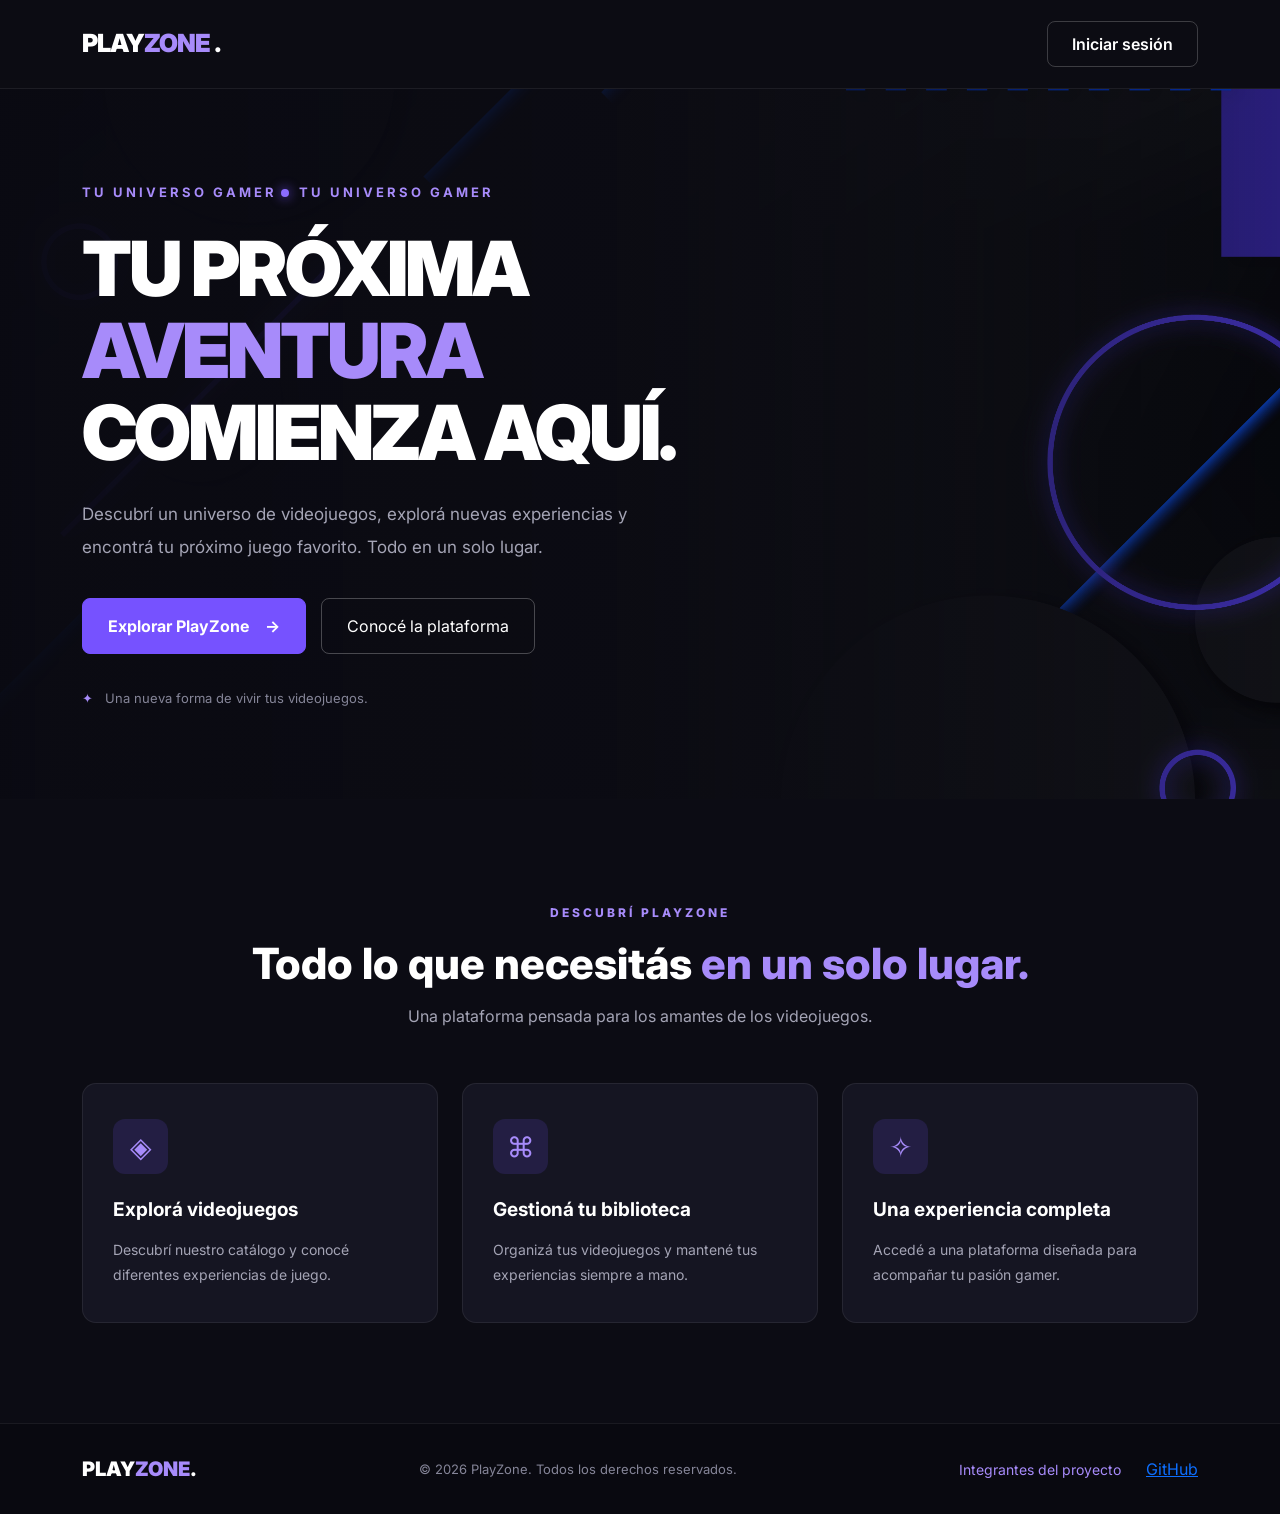
<file: PlayZone/FrontEnd/index.html>
<!DOCTYPE html>
<html lang="es">

<head>
    <meta charset="UTF-8">
    <meta name="viewport" content="width=device-width, initial-scale=1.0">

    <title>PlayZone | Tu universo gamer</title>

    <!-- Bootstrap -->
    <link
        href="https://cdn.jsdelivr.net/npm/bootstrap@5.3.8/dist/css/bootstrap.min.css"
        rel="stylesheet"
    >

    <!-- Tipografía -->
    <link rel="preconnect" href="https://fonts.googleapis.com">
    <link rel="preconnect" href="https://fonts.gstatic.com" crossorigin>
    <link
        href="https://fonts.googleapis.com/css2?family=Inter:wght@400;500;600;700;800;900&display=swap"
        rel="stylesheet"
    >

    <!-- CSS propio -->
    <link rel="stylesheet" href="index.css">
</head>

<body>

    <!-- NAVBAR -->
    <header>
        <nav class="navbar navbar-expand-lg navbar-dark">
            <div class="container">

                <a class="navbar-brand logo" href="index.html">
                    PLAY<span>ZONE</span>
                    <span class="logo-dot">.</span>
                </a>

                <div class="ms-auto">
                    <a href="login/login.html" class="btn btn-login">
                        Iniciar sesión
                    </a>
                </div>

            </div>
        </nav>
    </header>


    <main>

        <!-- HERO -->
        <section class="hero">

            <div class="container hero-container">

                <div class="hero-content">
                <span class="hero-tag">TU UNIVERSO GAMER</span>

                    <span class="hero-tag">
                        <span class="status-dot"></span>
                        TU UNIVERSO GAMER
                    </span>

                    <h1>
                        TU PRÓXIMA
                        <span>AVENTURA</span>
                        COMIENZA AQUÍ.
                    </h1>

                    <p class="hero-description">
                        Descubrí un universo de videojuegos,
                        explorá nuevas experiencias y encontrá
                        tu próximo juego favorito.
                        Todo en un solo lugar.
                    </p>

                    <div class="hero-buttons">

                        <a href="login/login.html" class="btn btn-primary-custom">
                            Explorar PlayZone
                            <span>→</span>
                        </a>

                        <a href="#experiencia" class="btn btn-secondary-custom">
                            Conocé la plataforma
                        </a>

                    </div>

                    <div class="hero-info">
                        <span>✦</span>
                        Una nueva forma de vivir tus videojuegos.
                    </div>

                </div>

            </div>

            <div class="hero-overlay"></div>

        </section>


        <!-- CARACTERÍSTICAS -->
        <section class="features" id="experiencia">

            <div class="container">

                <div class="section-heading">

                    <span class="section-tag">DESCUBRÍ PLAYZONE</span>

                    <h2>
                        Todo lo que necesitás
                        <span>en un solo lugar.</span>
                    </h2>

                    <p>
                        Una plataforma pensada para los amantes
                        de los videojuegos.
                    </p>

                </div>


                <div class="row g-4">

                    <div class="col-md-4">

                        <article class="feature-card">

                            <div class="feature-icon">
                                ◈
                            </div>

                            <h3>Explorá videojuegos</h3>

                            <p>
                                Descubrí nuestro catálogo y conocé
                                diferentes experiencias de juego.
                            </p>

                        </article>

                    </div>


                    <div class="col-md-4">

                        <article class="feature-card">

                            <div class="feature-icon">
                                ⌘
                            </div>

                            <h3>Gestioná tu biblioteca</h3>

                            <p>
                                Organizá tus videojuegos y mantené
                                tus experiencias siempre a mano.
                            </p>

                        </article>

                    </div>


                    <div class="col-md-4">

                        <article class="feature-card">

                            <div class="feature-icon">
                                ✧
                            </div>

                            <h3>Una experiencia completa</h3>

                            <p>
                                Accedé a una plataforma diseñada
                                para acompañar tu pasión gamer.
                            </p>

                        </article>

                    </div>

                </div>

            </div>

        </section>

    </main>


    <!-- FOOTER -->
    <footer class="footer">

        
<div class="container footer-content">

    <a class="footer-logo" href="index.html">
        PLAY<span>ZONE</span>.
    </a>

    <p>
        © 2026 PlayZone. Todos los derechos reservados.
    </p>

    <div class="footer-links">

        <button
            type="button"
            class="btn-integrantes"
            onclick="document.getElementById('modalIntegrantes').showModal()">
            Integrantes del proyecto
        </button>

        <a href="https://github.com/431713-RodrigoEliasMartinezJalil/PlayzoneApi"
           target="_blank"
           rel="noopener noreferrer">
            GitHub
        </a>

    </div>

</div>


<!-- MODAL INTEGRANTES -->
<dialog id="modalIntegrantes" class="modal-integrantes">

    <div class="modal-header-custom">

        <div>
            <span class="section-tag">PLAYZONE</span>
            <h2>Integrantes del proyecto</h2>
        </div>

        <button
            type="button"
            class="modal-close"
            onclick="document.getElementById('modalIntegrantes').close()">
            &times;
        </button>

    </div>

    <p class="modal-description">
        Alumnos que participaron en el desarrollo de PlayZone.
    </p>

    <div class="table-responsive">

        <table class="table table-dark table-hover integrantes-table">

            <thead>
                <tr>
                    <th>Apellido y nombre</th>
                    <th>Legajo</th>
                </tr>
            </thead>

            <tbody>

                <tr>
                    <td>Fullana Enzo</td>
                    <td>430253</td>
                </tr>

                <tr>
                    <td>Martinez Jalil Rodrigo Elias</td>
                    <td>431713</td>
                </tr>

                <tr>
                    <td>Gaiardo Giorgio</td>
                    <td>421654</td>
                </tr>

                <tr>
                    <td>Angel Peñaloza</td>
                    <td>430332</td>
                </tr>

            </tbody>

        </table>

    </div>

    <div class="modal-footer-custom">

        <span>© 2026 PlayZone</span>

        <button
            type="button"
            class="btn-modal-close"
            onclick="document.getElementById('modalIntegrantes').close()">
            Cerrar
        </button>

    </div>

</dialog>


    </footer>

</body>
</html>
</file>
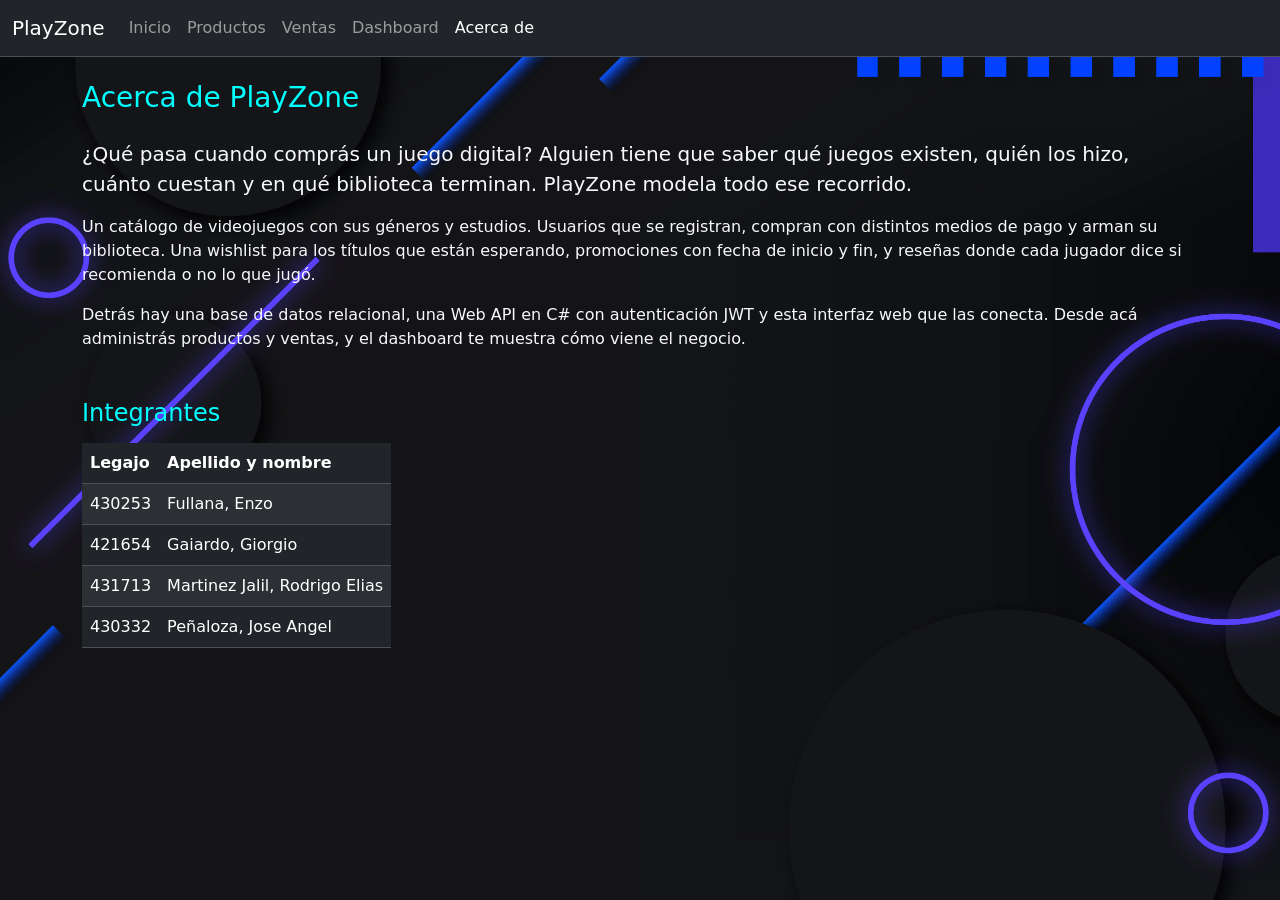
<file: PlayZone/FrontEnd/acerca/acerca.html>
<!DOCTYPE html>
<html lang="es">
<head>
    <meta charset="UTF-8">
    <meta name="viewport" content="width=device-width, initial-scale=1.0">
    <title>PlayZone</title>
    <link
        href="https://cdn.jsdelivr.net/npm/bootstrap@5.3.8/dist/css/bootstrap.min.css"
        rel="stylesheet"
    >
    <link rel="stylesheet" href="acerca.css">
</head>
<body>
    <header>
        <nav class="navbar navbar-expand-lg bg-dark border-bottom border-body" data-bs-theme="dark">
            <div class="container-fluid">
                <a class="navbar-brand" href="../inicio/inicio.html">PlayZone</a>
                <button class="navbar-toggler" type="button" data-bs-toggle="collapse" data-bs-target="#navbarNav" aria-controls="navbarNav" aria-expanded="false" aria-label="Toggle navigation">
                    <span class="navbar-toggler-icon"></span>
                </button>
                <div class="collapse navbar-collapse" id="navbarNav">
                    <ul class="navbar-nav">
                        <li class="nav-item">
                            <a class="nav-link" href="../inicio/inicio.html">Inicio</a>
                        </li>
                        <li class="nav-item">
                            <a class="nav-link" href="../productos/productos.html">Productos</a>
                        </li>
                        <li class="nav-item">
                            <a class="nav-link" href="../ventas/ventas.html">Ventas</a>
                        </li>
                        <li class="nav-item">
                            <a class="nav-link" href="../dashboard/dashboard.html">Dashboard</a>
                        </li>
                        <li class="nav-item">
                            <a class="nav-link active" href="#">Acerca de</a>
                        </li>
                    </ul>
                </div>
            </div>
        </nav>
    </header>
    <main>
        <div class="container py-4">
            <h1 class="h3 mb-4 aquaText">Acerca de PlayZone</h1>

            <p class="text-light fs-5">
                ¿Qué pasa cuando comprás un juego digital? Alguien tiene que saber qué
                juegos existen, quién los hizo, cuánto cuestan y en qué biblioteca terminan.
                PlayZone modela todo ese recorrido.
            </p>

            <p class="text-light">
                Un catálogo de videojuegos con sus géneros y estudios. Usuarios que se registran,
                compran con distintos medios de pago y arman su biblioteca. Una wishlist para los
                títulos que están esperando, promociones con fecha de inicio y fin, y reseñas
                donde cada jugador dice si recomienda o no lo que jugó.
            </p>

            <p class="text-light">
                Detrás hay una base de datos relacional, una Web API en C# con autenticación JWT
                y esta interfaz web que las conecta. Desde acá administrás productos y ventas,
                y el dashboard te muestra cómo viene el negocio.
            </p>

            <h2 class="h4 mt-5 mb-3 aquaText">Integrantes</h2>
            <table class="table table-dark table-striped w-auto">
                <thead>
                    <tr>
                        <th>Legajo</th>
                        <th>Apellido y nombre</th>
                    </tr>
                </thead>
                <tbody>
                    <tr><td>430253</td><td>Fullana, Enzo</td></tr>
                    <tr><td>421654</td><td>Gaiardo, Giorgio</td></tr>
                    <tr><td>431713</td><td>Martinez Jalil, Rodrigo Elias</td></tr>
                    <tr><td>430332</td><td>Peñaloza, Jose Angel</td></tr>
                </tbody>
            </table>
        </div>
    </main>
</body>
</html>
</file>
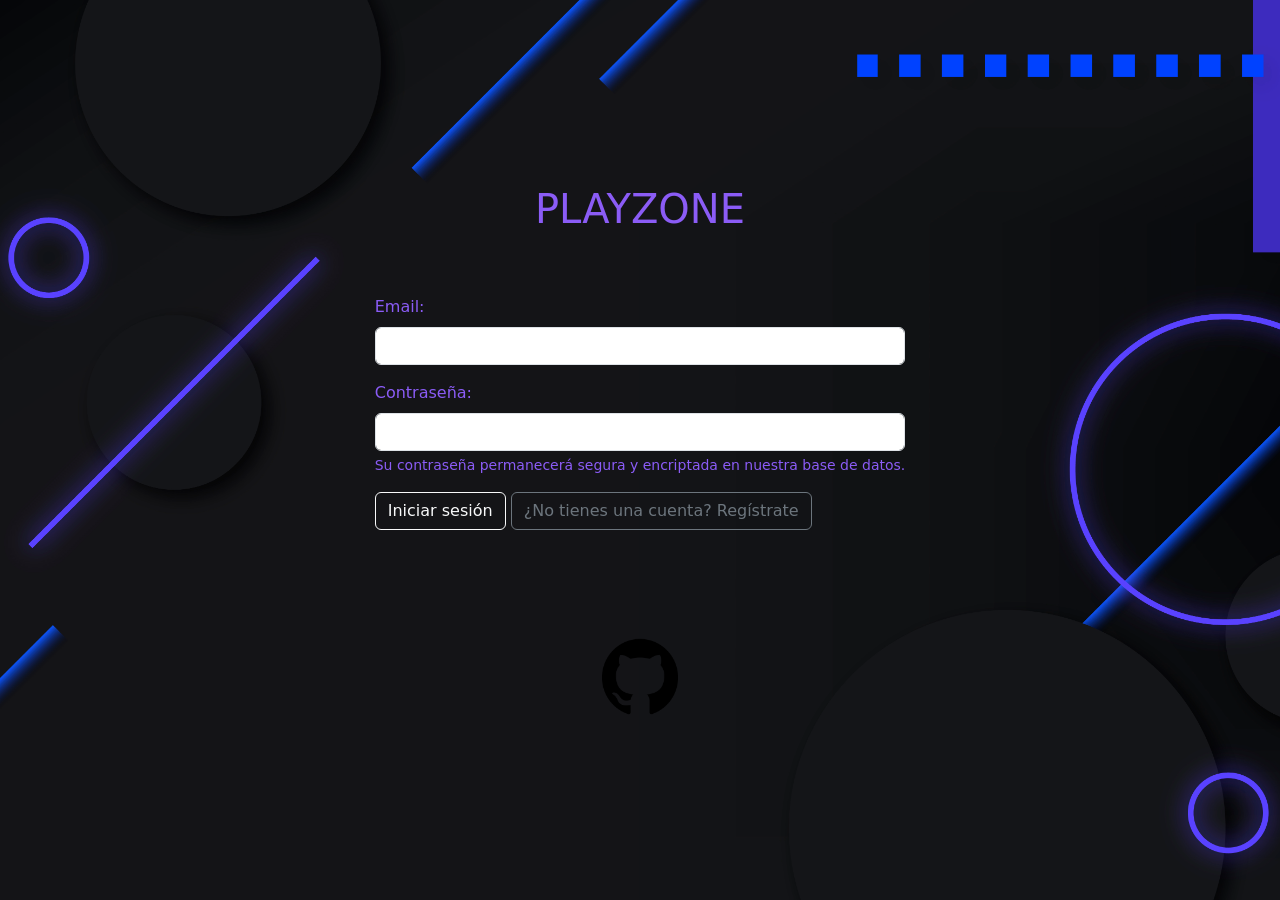
<file: PlayZone/FrontEnd/inicio/inicio.html>
<!DOCTYPE html>
<html lang="es">

<head>
    <meta charset="UTF-8">
    <meta name="viewport" content="width=device-width, initial-scale=1.0">

    <title>PlayZone | Panel principal</title>

    <!-- Bootstrap -->
    <link
        href="https://cdn.jsdelivr.net/npm/bootstrap@5.3.8/dist/css/bootstrap.min.css"
        rel="stylesheet"
    >

    <!-- Tipografía -->
    <link rel="preconnect" href="https://fonts.googleapis.com">
    <link rel="preconnect" href="https://fonts.gstatic.com" crossorigin>
    <link
        href="https://fonts.googleapis.com/css2?family=Inter:wght@400;500;600;700;800;900&display=swap"
        rel="stylesheet"
    >

    <!-- CSS -->
    <link rel="stylesheet" href="inicio.css">

    <!-- JavaScript -->
    <script src="inicio.js" defer></script>
</head>

<body>

    <!-- =================================
        BARRA DE NAVEGACIÓN
    ================================== -->

    <header class="topbar">

        <div class="container-fluid topbar-content">

            <a href="../inicio/inicio.html" class="logo">
                PLAY<span>ZONE</span>.
            </a>

            <button
                type="button"
                class="menu-toggle"
                id="menuToggle"
                aria-label="Abrir menú"
                aria-expanded="false"
                aria-controls="navLinks">
                ☰
            </button>

            <nav class="nav-links" id="navLinks">

                <a href="../inicio/inicio.html" class="nav-link active">
                    Inicio
                </a>

                <a href="../productos/productos.html" class="nav-link">
                    Productos
                </a>

                <a href="../ventas/ventas.html" class="nav-link">
                    Órdenes de compra
                </a>

                <li class="nav-item">
                    <a class="nav-link" href="../reembolsos/reembolsos.html">
                        Reembolsos
                    </a>
                </li>

                <a href="../dashboard/dashboard.html" class="nav-link">
                    Dashboard
                </a>

            </nav>

            <div class="user-area">

                <div class="user-avatar" id="userAvatar">
                    U
                </div>

                <div class="user-information">
                    <span class="user-label">Sesión iniciada</span>
                    <span class="user-name" id="nombreUsuario">
                        Usuario
                    </span>
                </div>

                <button
                    type="button"
                    class="btn-logout"
                    id="btnCerrarSesion">
                    <span>↪</span>
                    Salir
                </button>

            </div>

        </div>

    </header>


    <!-- =================================
         CONTENIDO PRINCIPAL
    ================================== -->

    <main class="main-container">

        <!-- BIENVENIDA -->

        <section class="welcome-section">

            <div class="welcome-content">

                <span class="welcome-tag">
                    <span class="status-dot"></span>
                    PANEL DE ADMINISTRACIÓN
                </span>

                <h1>
                    ¡Bienvenido,
                    <span id="tituloUsuario">Usuario</span>!
                </h1>

                <p>
                    Gestioná tu plataforma, administrá los videojuegos
                    y controlá la actividad de PlayZone desde un solo lugar.
                </p>

                <a href="../dashboard/dashboard.html" class="btn-dashboard">
                    Ver resumen general
                    <span>→</span>
                </a>

            </div>

            <div class="welcome-decoration">
                <div class="decoration-circle">
                    <span>✦</span>
                </div>
            </div>

        </section>


        <!-- ACCESOS RÁPIDOS -->

        <section class="quick-access">

            <div class="section-heading">

                <div>
                    <span class="section-tag">GESTIÓN DEL SISTEMA</span>
                    <h2>Accesos rápidos</h2>
                    <p>Seleccioná el módulo al que querés ingresar.</p>
                </div>

            </div>


            <div class="access-grid">


                <!-- PRODUCTOS -->

                <a href="../productos/productos.html"
                   class="access-card">

                    <div class="card-top">

                        <div class="access-icon purple">
                            ◈
                        </div>

                        <span class="card-arrow">↗</span>

                    </div>

                    <div class="card-content">

                        <h3>Productos</h3>

                        <p>
                            Administrá el catálogo de videojuegos,
                            agregá productos nuevos y modificá los existentes.
                        </p>

                    </div>

                    <div class="card-link">
                        Ir a productos
                        <span>→</span>
                    </div>

                </a>


                <!-- ÓRDENES -->

                <a href="../ventas/ventas.html"
                   class="access-card">

                    <div class="card-top">

                        <div class="access-icon blue">
                            ▤
                        </div>

                        <span class="card-arrow">↗</span>

                    </div>

                    <div class="card-content">

                        <h3>Órdenes de compra</h3>

                        <p>
                            Consultá las compras realizadas,
                            gestioná órdenes y revisá sus detalles.
                        </p>

                    </div>

                    <div class="card-link">
                        Ir a órdenes
                        <span>→</span>
                    </div>

                </a>


                <!-- DASHBOARD -->

                <a href="../dashboard/dashboard.html"
                   class="access-card">

                    <div class="card-top">

                        <div class="access-icon green">
                            ▥
                        </div>

                        <span class="card-arrow">↗</span>

                    </div>

                    <div class="card-content">

                        <h3>Dashboard</h3>

                        <p>
                            Visualizá estadísticas, indicadores
                            y el rendimiento general de PlayZone.
                        </p>

                    </div>

                    <div class="card-link">
                        Ver estadísticas
                        <span>→</span>
                    </div>

                </a>


            </div>

        </section>


        <!-- MENSAJE INFORMATIVO -->

        <section class="system-message">

            <div class="message-icon">
                ✦
            </div>

            <div>
                <h3>Todo listo para comenzar</h3>

                <p>
                    Desde este panel podés acceder a las principales
                    herramientas de administración de PlayZone.
                </p>
            </div>

        </section>

            </div>
        </section>
    </main>


    <!-- =================================
         FOOTER
    ================================== -->

    <footer class="footer">

        <div class="footer-content">

            <a href="inicio.html" class="footer-logo">
                PLAY<span>ZONE</span>.
            </a>

            <p>
                © 2026 PlayZone. Todos los derechos reservados.
            </p>

            <span class="footer-status">
                <span class="status-dot"></span>
                Plataforma PlayZone
            </span>

        </div>

    </footer>

</body>
</html>
</file>
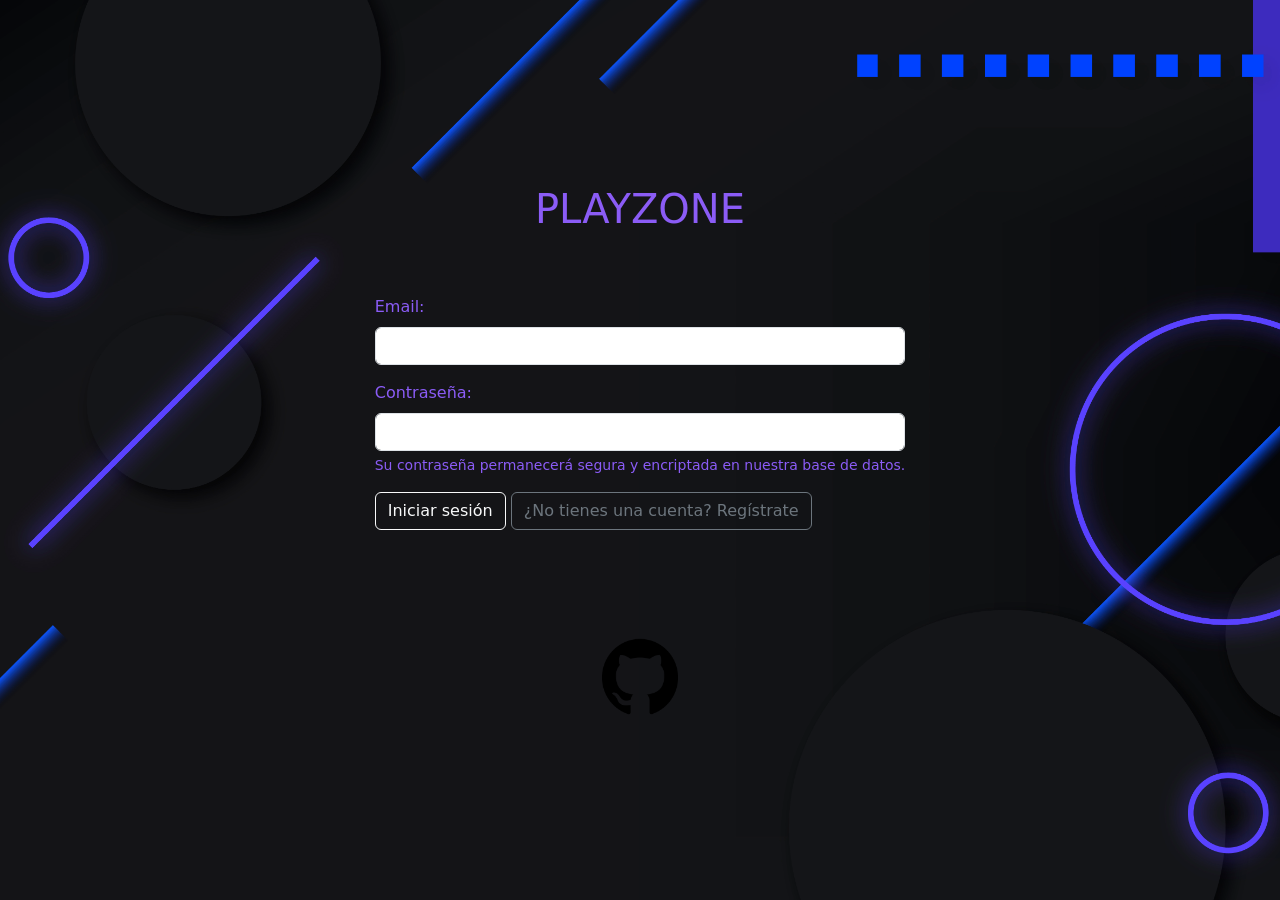
<file: PlayZone/FrontEnd/login/login.html>
<!DOCTYPE html>
<html lang="es">
<head>
    <meta charset="UTF-8">
    <meta name="viewport" content="width=device-width, initial-scale=1.0">
    <title>Login</title>
    <link
        href="https://cdn.jsdelivr.net/npm/bootstrap@5.3.8/dist/css/bootstrap.min.css"
        rel="stylesheet"
    >
    <link rel="stylesheet" href="login.css">
    <script src="login.js" defer></script>
</head>
<body>
    <header>
        <div class="titleContainer">
            <h1 class="title aquaText">
                PLAYZONE
            </h1>
        </div>
    </header>
    <main class="content">
        <div class="container mt-4 mb-5">
            <form id="loginForm">
            <div class="mb-3">
                <label for="inputUser" class="form-label aquaText">Email: </label>
                <input type="email" class="form-control" id="inputUser" required>
            </div>
            <div class="mb-3">
                <label for="inputPassword" class="form-label aquaText">Contraseña: </label>
                <input type="password" class="form-control" id="inputPassword">
                <div id="userHelp" class="form-text aquaText">Su contraseña permanecerá segura y encriptada en nuestra base de datos.</div>
            </div>
                <button type="submit" class="btn btn-outline-light">Iniciar sesión</button>
                <a class="btn btn-outline-secondary" href="../registro/registro.html">¿No tienes una cuenta? Regístrate</a>
            <p id="error"></p>
            </form>
        </div>
    </main>
    <footer>
        <div class="aboutContainer">
            <a href="https://github.com/431713-RodrigoEliasMartinezJalil/PlayzoneApi">
                <img src="../assets/github-dark.webp" alt="github" id="github-image">
            </a>
        </div>
    </footer>
</body>
</html>
</file>
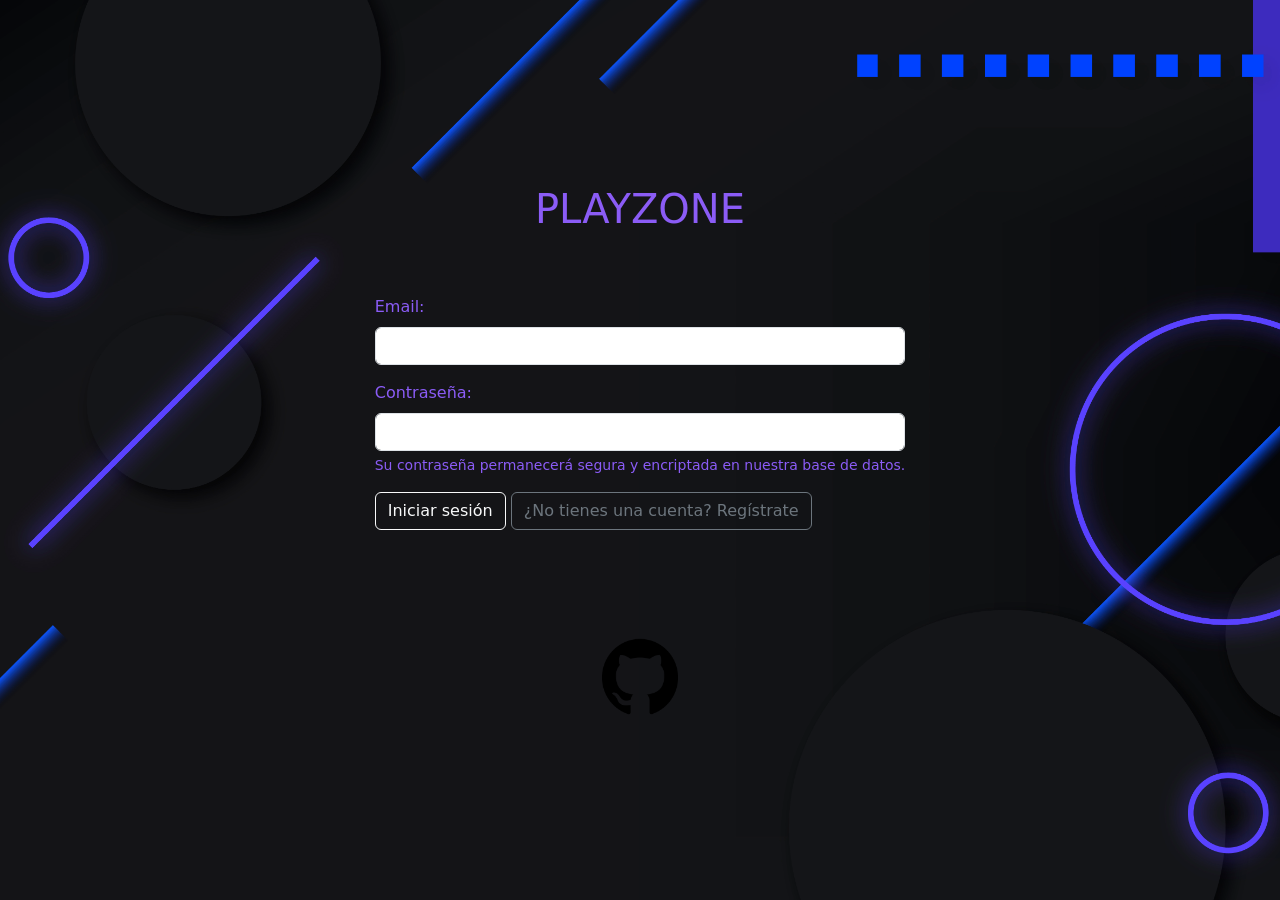
<file: PlayZone/FrontEnd/productos/productos.html>
<!DOCTYPE html>
<html lang="es">
<head>
    <meta charset="UTF-8">
    <meta name="viewport" content="width=device-width, initial-scale=1.0">
    <title>PlayZone | Productos</title>

    <link href="https://cdn.jsdelivr.net/npm/bootstrap@5.3.8/dist/css/bootstrap.min.css" rel="stylesheet">
    <link rel="stylesheet" href="productos.css">

        <!-- Tipografía -->
    <link rel="preconnect" href="https://fonts.googleapis.com">
    <link rel="preconnect" href="https://fonts.gstatic.com" crossorigin>
    <link
        href="https://fonts.googleapis.com/css2?family=Inter:wght@400;500;600;700;800;900&display=swap"
        rel="stylesheet"
    >

    <script src="productos.js" defer></script>
</head>

<body>

    <!-- =================================
         BARRA DE NAVEGACIÓN
    ================================== -->

    <header class="topbar">

        <div class="container-fluid topbar-content">

            <a href="../inicio/inicio.html" class="logo">
                PLAY<span>ZONE</span>.
            </a>

            <button
                type="button"
                class="menu-toggle"
                id="menuToggle"
                aria-label="Abrir menú"
                aria-expanded="false"
                aria-controls="navLinks">
                ☰
            </button>

            <nav class="nav-links" id="navLinks">

                <a href="../inicio/inicio.html" class="nav-link">
                    Inicio
                </a>

                <a href="../productos/productos.html" class="nav-link active">
                    Productos
                </a>

                <a href="../ventas/ventas.html" class="nav-link">
                    Órdenes de compra
                </a>

                <li class="nav-item">
                    <a class="nav-link" href="../reembolsos/reembolsos.html">
                        Reembolsos
                    </a>
                </li>

                <a href="../dashboard/dashboard.html" class="nav-link">
                    Dashboard
                </a>

            </nav>

            <div class="user-area">

                <div class="user-avatar" id="userAvatar">
                    U
                </div>

                <div class="user-information">
                    <span class="user-label">Sesión iniciada</span>
                    <span class="user-name" id="nombreUsuario">
                        Usuario
                    </span>
                </div>

                <button
                    type="button"
                    class="btn-logout"
                    id="btnCerrarSesion">
                    <span>↪</span>
                    Salir
                </button>

            </div>

        </div>

    </header>


    <!-- CONTENIDO PRINCIPAL -->
    <main class="container-fluid px-4 py-4">

        <!-- ENCABEZADO -->
        <section class="page-header mb-4">

            <div>
                <span class="section-label">ADMINISTRACIÓN</span>
                <h1>Productos</h1>
                <p>Administrá los juegos, expansiones y contenidos de PlayZone.</p>
            </div>

            <button class="btn btn-primary btn-new-product"
                    data-bs-toggle="modal"
                    data-bs-target="#modalProducto"
                    id="btnNuevoProducto">
                + Nuevo producto
            </button>

        </section>


        <!-- FILTROS -->
        <section class="filter-card mb-4">

            <div class="row g-3 align-items-end">

                <div class="col-lg-4 col-md-6">
                    <label for="buscarTitulo" class="form-label">
                        Buscar producto
                    </label>

                    <input type="text"
                           class="form-control"
                           id="buscarTitulo"
                           placeholder="Escribí el título de un juego...">
                </div>

                <div class="col-lg-2 col-md-6">
                    <label for="filtroTipo" class="form-label">
                        Tipo
                    </label>

                    <select class="form-select" id="filtroTipo">
                        <option value="">Todos los tipos</option>
                        <option value="1">Juego Base</option>
                        <option value="2">DLC</option>
                        <option value="3">Expansión</option>
                        <option value="4">Banda Sonora</option>
                    </select>
                </div>

                <div class="col-lg-2 col-md-6">
                    <label for="filtroEstado" class="form-label">
                        Estado
                    </label>

                    <select class="form-select" id="filtroEstado">
                        <option value="">Todos los estados</option>
                        <option value="1">Publicado</option>
                        <option value="2">En Desarrollo</option>
                        <option value="3">Retirado</option>
                    </select>
                </div>

                <div class="col-lg-2 col-md-6">
                    <label for="filtroClasificacion" class="form-label">
                        Clasificación
                    </label>

                    <select class="form-select" id="filtroClasificacion">
                        <option value="">Todas</option>
                        <option value="Libre">Libre</option>
                        <option value="3+">3+</option>
                        <option value="7+">7+</option>
                        <option value="12+">12+</option>
                        <option value="16+">16+</option>
                        <option value="18+">18+</option>
                    </select>
                </div>

                <div class="col-lg-2 col-md-12">
                    <button class="btn btn-outline-light w-100"
                            type="button"
                            id="btnLimpiarFiltros">
                        Limpiar filtros
                    </button>
                </div>

            </div>

        </section>


        <!-- TABLA DE PRODUCTOS -->
        <section class="products-card">

            <div class="products-card-header">
                <div>
                    <h2>Catálogo de productos</h2>
                    <p>Listado de productos registrados en el sistema.</p>
                </div>

                <span class="products-counter" id="contadorProductos">
                    0 productos
                </span>
            </div>

            <div class="table-responsive">

                <table class="table products-table align-middle mb-0">

                    <thead>
                        <tr>
                            <th>ID</th>
                            <th>Producto</th>
                            <th>Tipo</th>
                            <th>Estado</th>
                            <th>Clasificación</th>
                            <th>Lanzamiento</th>
                            <th>Producto padre</th>
                            <th class="text-end">Acciones</th>
                        </tr>
                    </thead>

                    <tbody id="tabla">
                        <tr>
                            <td colspan="8" class="text-center py-5">
                                Cargando productos...
                            </td>
                        </tr>
                    </tbody>

                </table>

            </div>

        </section>

    </main>


    <!-- MODAL CREAR / EDITAR PRODUCTO -->
    <div class="modal fade" id="modalProducto" tabindex="-1"
         aria-labelledby="tituloModalProducto" aria-hidden="true">

        <div class="modal-dialog modal-lg modal-dialog-centered">

            <div class="modal-content modal-playzone">

                <div class="modal-header">

                    <div>
                        <span class="section-label">CATÁLOGO</span>
                        <h5 class="modal-title" id="tituloModalProducto">
                            Nuevo producto
                        </h5>
                    </div>

                    <button type="button"
                            class="btn-close btn-close-white"
                            data-bs-dismiss="modal"
                            aria-label="Cerrar">
                    </button>

                </div>


                <form id="formulario">

                    <div class="modal-body">

                        <input type="hidden" id="idProducto">

                        <div class="row g-3">

                            <div class="col-md-8">
                                <label for="titulo" class="form-label">
                                    Título
                                </label>

                                <input type="text"
                                       class="form-control"
                                       id="titulo"
                                       maxlength="200"
                                       placeholder="Ej: The Witcher 3"
                                       required>
                            </div>

                            <div class="col-md-4">
                                <label for="clasificacionEdad" class="form-label">
                                    Clasificación por edad
                                </label>

                                <select class="form-select"
                                        id="clasificacionEdad"
                                        required>
                                    <option value="">Seleccionar...</option>
                                    <option value="Libre">Libre</option>
                                    <option value="3+">3+</option>
                                    <option value="7+">7+</option>
                                    <option value="12+">12+</option>
                                    <option value="16+">16+</option>
                                    <option value="18+">18+</option>
                                </select>
                            </div>

                            <div class="col-12">
                                <label for="descripcion" class="form-label">
                                    Descripción
                                </label>

                                <textarea class="form-control"
                                          id="descripcion"
                                          rows="3"
                                          placeholder="Descripción del producto..."></textarea>
                            </div>

                            <div class="col-md-6">
                                <label for="idTipoProducto" class="form-label">
                                    Tipo de producto
                                </label>

                                <select class="form-select"
                                        id="idTipoProducto"
                                        required>
                                    <option value="">Seleccionar tipo...</option>
                                    <option value="1">Juego Base</option>
                                    <option value="2">DLC</option>
                                    <option value="3">Expansión</option>
                                    <option value="4">Banda Sonora</option>
                                </select>
                            </div>

                            <div class="col-md-6">
                                <label for="idEstadoPublicacion" class="form-label">
                                    Estado de publicación
                                </label>

                                <select class="form-select"
                                        id="idEstadoPublicacion"
                                        required>
                                    <option value="">Seleccionar estado...</option>
                                    <option value="1">Publicado</option>
                                    <option value="2">En Desarrollo</option>
                                    <option value="3">Retirado</option>
                                </select>
                            </div>

                            <div class="col-md-6">
                                <label for="fechaLanzamiento" class="form-label">
                                    Fecha de lanzamiento
                                </label>

                                <input type="date"
                                       class="form-control"
                                       id="fechaLanzamiento"
                                       required>
                            </div>

                            <div class="col-md-6">
                                <label for="idProductoPadre" class="form-label">
                                    ID del producto padre
                                </label>

                                <input type="number"
                                       class="form-control"
                                       id="idProductoPadre"
                                       min="1"
                                       placeholder="Opcional">

                                <small class="form-text">
                                    Solo completar si es un DLC o una expansión asociada.
                                </small>
                            </div>

                        </div>

                    </div>


                    <div class="modal-footer">

                        <button type="button"
                                class="btn btn-outline-light"
                                data-bs-dismiss="modal">
                            Cancelar
                        </button>

                        <button type="submit"
                                class="btn btn-primary"
                                id="btnGuardarProducto">
                            Guardar producto
                        </button>

                    </div>

                </form>

            </div>

        </div>
    </div>


    <!-- BOOTSTRAP -->
    <script src="https://cdn.jsdelivr.net/npm/bootstrap@5.3.8/dist/js/bootstrap.bundle.min.js"></script>

</body>
</html>
</file>
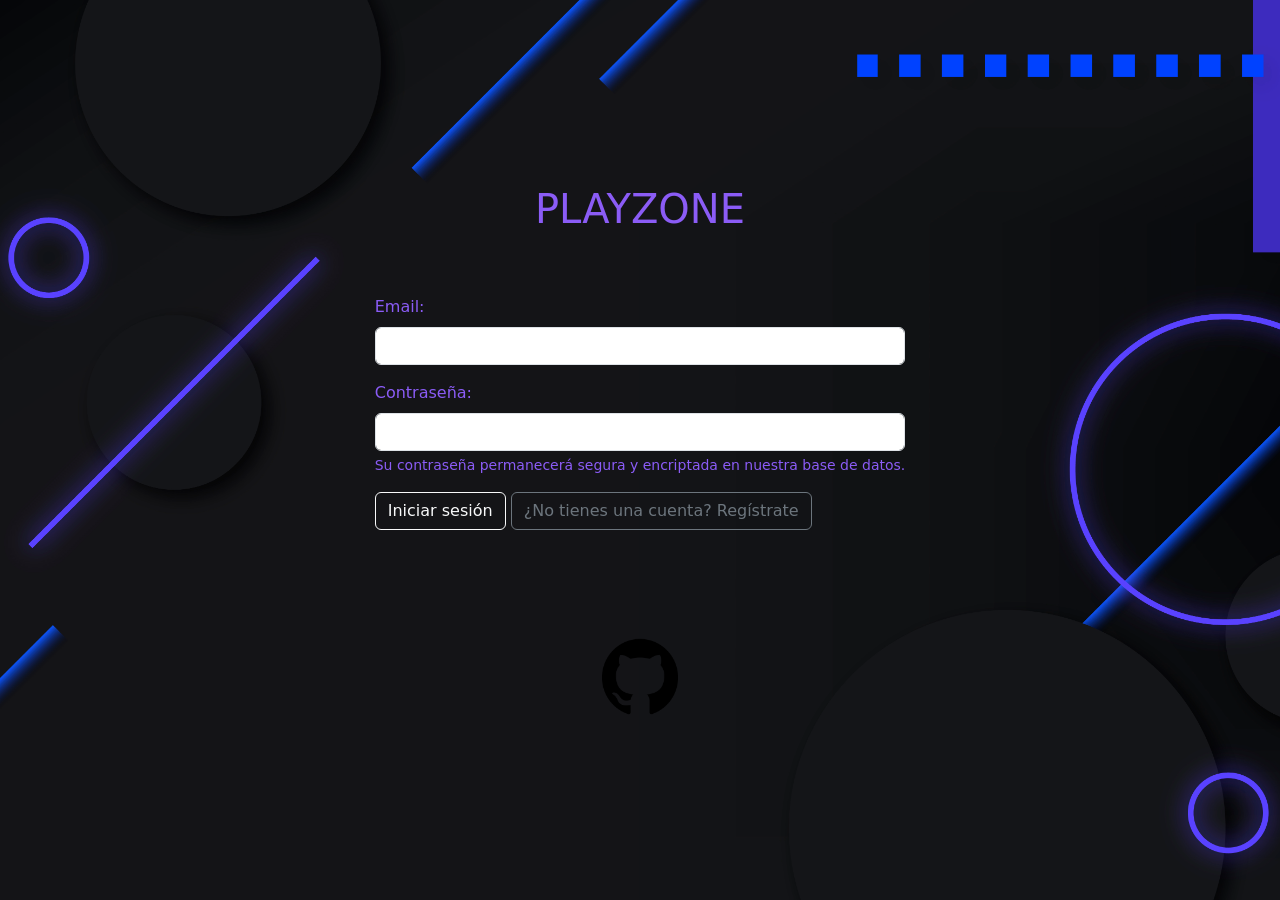
<file: PlayZone/FrontEnd/reembolsos/reembolsos.html>
<!DOCTYPE html>
<html lang="es">
<head>
    <meta charset="UTF-8">
    <meta name="viewport" content="width=device-width, initial-scale=1.0">
    <title>PlayZone | Reembolsos</title>

    <link href="https://cdn.jsdelivr.net/npm/bootstrap@5.3.3/dist/css/bootstrap.min.css" rel="stylesheet">
    <link rel="stylesheet" href="https://cdn.jsdelivr.net/npm/bootstrap-icons@1.11.3/font/bootstrap-icons.min.css">
    <link rel="stylesheet" href="reembolsos.css">

        <!-- Tipografía -->
    <link rel="preconnect" href="https://fonts.googleapis.com">
    <link rel="preconnect" href="https://fonts.gstatic.com" crossorigin>
    <link
        href="https://fonts.googleapis.com/css2?family=Inter:wght@400;500;600;700;800;900&display=swap"
        rel="stylesheet"
    >

    <script src="reembolsos.js" defer></script>
</head>
<body>

    <!-- =================================
         BARRA DE NAVEGACIÓN
    ================================== -->

    <header class="topbar">

        <div class="container-fluid topbar-content">

            <a href="../inicio/inicio.html" class="logo">
                PLAY<span>ZONE</span>.
            </a>

            <button
                type="button"
                class="menu-toggle"
                id="menuToggle"
                aria-label="Abrir menú"
                aria-expanded="false"
                aria-controls="navLinks">
                ☰
            </button>

            <nav class="nav-links" id="navLinks">

                <a href="../inicio/inicio.html" class="nav-link">
                    Inicio
                </a>

                <a href="../productos/productos.html" class="nav-link">
                    Productos
                </a>

                <a href="../ventas/ventas.html" class="nav-link">
                    Órdenes de compra
                </a>

                <li class="nav-item">
                    <a class="nav-link active" href="../reembolsos/reembolsos.html">
                        Reembolsos
                    </a>
                </li>

                <a href="../dashboard/dashboard.html" class="nav-link">
                    Dashboard
                </a>

            </nav>

            <div class="user-area">

                <div class="user-avatar" id="userAvatar">
                    U
                </div>

                <div class="user-information">
                    <span class="user-label">Sesión iniciada</span>
                    <span class="user-name" id="nombreUsuario">
                        Usuario
                    </span>
                </div>

                <button
                    type="button"
                    class="btn-logout"
                    id="btnCerrarSesion">
                    <span>↪</span>
                    Salir
                </button>

            </div>

        </div>

    </header>

    <main class="container-fluid px-4 py-4">

        <div class="page-header mb-4">
            <div>
                <span class="section-label">GESTIÓN COMERCIAL</span>
                <h1>Reembolsos</h1>
                <p>Administrá y supervisá las solicitudes de devolución de los usuarios.</p>
            </div>

            <button class="btn btn-outline-light" id="btnActualizar">
                <i class="bi bi-arrow-clockwise me-2"></i>Actualizar
            </button>
        </div>

        <!-- ESTADÍSTICAS -->
        <section class="row g-3 mb-4">

            <div class="col-6 col-xl-3">
                <div class="stat-card">
                    <div class="stat-icon purple">
                        <i class="bi bi-arrow-left-right"></i>
                    </div>
                    <div>
                        <span>Total solicitudes</span>
                        <h3 id="totalReembolsos">0</h3>
                    </div>
                </div>
            </div>

            <div class="col-6 col-xl-3">
                <div class="stat-card">
                    <div class="stat-icon orange">
                        <i class="bi bi-hourglass-split"></i>
                    </div>
                    <div>
                        <span>Pendientes</span>
                        <h3 id="totalPendientes">0</h3>
                    </div>
                </div>
            </div>

            <div class="col-6 col-xl-3">
                <div class="stat-card">
                    <div class="stat-icon green">
                        <i class="bi bi-check-circle"></i>
                    </div>
                    <div>
                        <span>Aprobados</span>
                        <h3 id="totalAprobados">0</h3>
                    </div>
                </div>
            </div>

            <div class="col-6 col-xl-3">
                <div class="stat-card">
                    <div class="stat-icon red">
                        <i class="bi bi-x-circle"></i>
                    </div>
                    <div>
                        <span>Rechazados</span>
                        <h3 id="totalRechazados">0</h3>
                    </div>
                </div>
            </div>

        </section>

        <!-- LISTADO -->
        <section class="content-card">

            <div class="content-header">
                <div>
                    <h5>Solicitudes registradas</h5>
                    <span id="contadorReembolsos">0 solicitudes encontradas</span>
                </div>
            </div>

            <div class="filters-container">
                <div class="search-box">
                    <i class="bi bi-search"></i>
                    <input type="text" id="buscarReembolso"
                           placeholder="Buscar por ID o producto...">
                </div>

                <select id="filtroEstado" class="form-select">
                    <option value="">Todos los estados</option>
                    <option value="Solicitado">Solicitado</option>
                    <option value="Pendiente">Pendiente</option>
                    <option value="Aprobado">Aprobado</option>
                    <option value="Rechazado">Rechazado</option>
                </select>

                <button class="btn btn-outline-light" id="btnLimpiarFiltros">
                    <i class="bi bi-eraser me-1"></i>Limpiar
                </button>
            </div>

            <div class="table-responsive">
                <table class="table table-custom align-middle">
                    <thead>
                        <tr>
                            <th>ID</th>
                            <th>PRODUCTO</th>
                            <th>DETALLE ORDEN</th>
                            <th>FECHA</th>
                            <th>IMPORTE</th>
                            <th>ESTADO</th>
                            <th class="text-center">ACCIÓN</th>
                        </tr>
                    </thead>
                    <tbody id="tablaReembolsos">
                        <tr>
                            <td colspan="7" class="text-center py-4">
                                Cargando solicitudes...
                            </td>
                        </tr>
                    </tbody>
                </table>
            </div>

        </section>
    </main>

    <!-- MODAL DETALLE -->
    <div class="modal fade" id="modalReembolso" tabindex="-1">
        <div class="modal-dialog modal-dialog-centered">
            <div class="modal-content modal-custom">

                <div class="modal-header">
                    <div>
                        <span class="section-label">INFORMACIÓN</span>
                        <h5 class="modal-title">Detalle del reembolso</h5>
                    </div>
                    <button type="button" class="btn-close btn-close-white"
                            data-bs-dismiss="modal"></button>
                </div>

                <div class="modal-body">

                    <div class="detail-item">
                        <span>Número de solicitud</span>
                        <strong id="detalleId">-</strong>
                    </div>

                    <div class="detail-item">
                        <span>Producto</span>
                        <strong id="detalleProducto">-</strong>
                    </div>

                    <div class="detail-item">
                        <span>Detalle de orden</span>
                        <strong id="detalleOrden">-</strong>
                    </div>

                    <div class="detail-item">
                        <span>Fecha de solicitud</span>
                        <strong id="detalleFecha">-</strong>
                    </div>

                    <div class="detail-item">
                        <span>Importe a reembolsar</span>
                        <strong id="detalleMonto" class="text-success">-</strong>
                    </div>

                    <div class="detail-item">
                        <span>Estado actual</span>
                        <strong id="detalleEstado">-</strong>
                    </div>

                    <div class="motivo-container mt-3">
                        <span>Motivo de la solicitud</span>
                        <p id="detalleMotivo">-</p>
                    </div>

                </div>

                <div class="modal-footer" id="accionesReembolso">
                    <button type="button" class="btn btn-secondary"
                            data-bs-dismiss="modal">Cerrar</button>
                </div>

            </div>
        </div>
    </div>

    <script src="https://cdn.jsdelivr.net/npm/bootstrap@5.3.3/dist/js/bootstrap.bundle.min.js"></script>
</body>
</html>
</file>
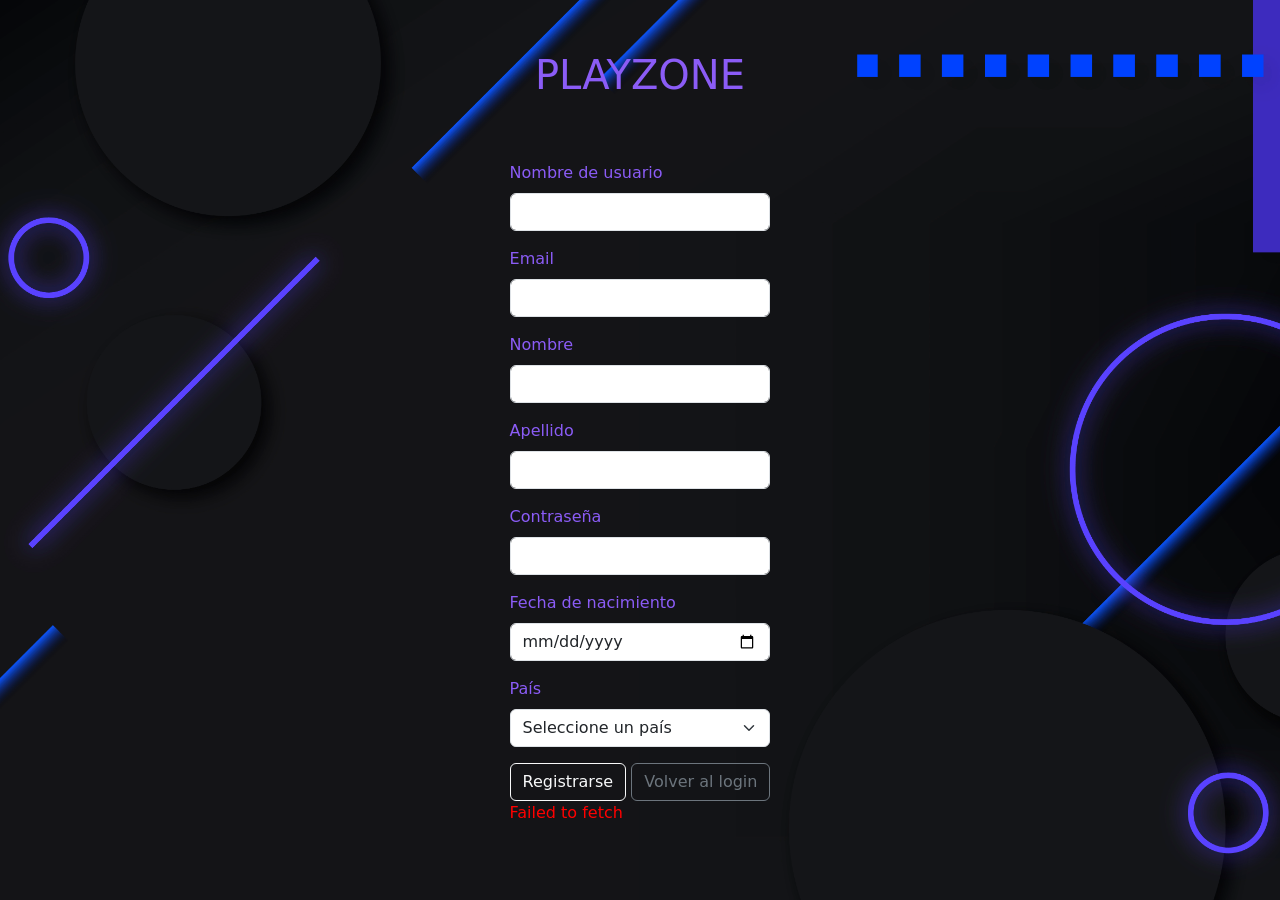
<file: PlayZone/FrontEnd/registro/registro.html>
<!DOCTYPE html>
<html lang="es">
<head>
    <meta charset="UTF-8">
    <meta name="viewport" content="width=device-width, initial-scale=1.0">
    <title>Registro - PlayZone</title>
    <link href="https://cdn.jsdelivr.net/npm/bootstrap@5.3.8/dist/css/bootstrap.min.css" rel="stylesheet">
    <link rel="stylesheet" href="../login/login.css">
    <script src="registro.js" defer></script>
</head>
<body>
    <header>
        <div class="titleContainer">
            <h1 class="title aquaText">PLAYZONE</h1>
        </div>
    </header>
    <main class="content">
        <div class="container mt-4 mb-5">
            <form id="registerForm">
                <div class="mb-3">
                    <label for="username" class="form-label aquaText">Nombre de usuario</label>
                    <input type="text" class="form-control" id="username" maxlength="50" required>
                </div>
                <div class="mb-3">
                    <label for="email" class="form-label aquaText">Email</label>
                    <input type="email" class="form-control" id="email" maxlength="254" required>
                </div>
                <div class="mb-3">
                    <label for="name" class="form-label aquaText">Nombre</label>
                    <input type="text" class="form-control" id="name" maxlength="100" required>
                </div>
                <div class="mb-3">
                    <label for="lastName" class="form-label aquaText">Apellido</label>
                    <input type="text" class="form-control" id="lastName" maxlength="100" required>
                </div>
                <div class="mb-3">
                    <label for="password" class="form-label aquaText">Contraseña</label>
                    <input type="password" class="form-control" id="password" minlength="8" required>
                </div>
                <div class="mb-3">
                    <label for="birthDate" class="form-label aquaText">Fecha de nacimiento</label>
                    <input type="date" class="form-control" id="birthDate" required>
                </div>
                <div class="mb-3">
                    <label for="countryId" class="form-label aquaText">País</label>
                    <select class="form-select" id="countryId" required>
                        <option value="">Seleccione un país</option>
                    </select>
                </div>
                <button type="submit" class="btn btn-outline-light">Registrarse</button>
                <a class="btn btn-outline-secondary" href="../login/login.html">Volver al login</a>
                <p id="error"></p>
            </form>
        </div>
    </main>
</body>
</html>
</file>
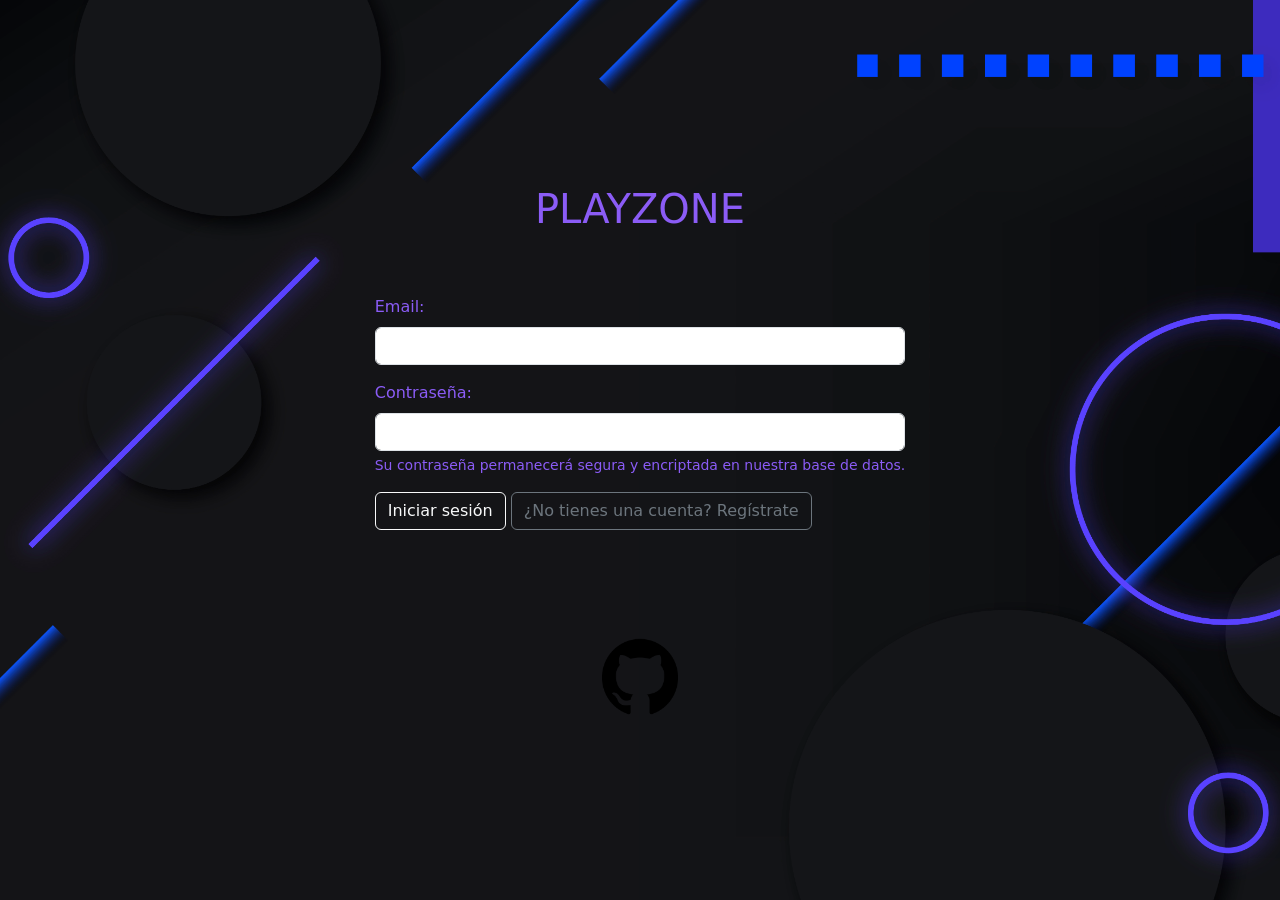
<file: PlayZone/FrontEnd/ventas/ventas.html>
<!DOCTYPE html>
<html lang="es">
<head>
    <meta charset="UTF-8">
    <meta name="viewport" content="width=device-width, initial-scale=1.0">

    <title>PlayZone | Órdenes de compra</title>

    <link href="https://cdn.jsdelivr.net/npm/bootstrap@5.3.8/dist/css/bootstrap.min.css" rel="stylesheet">
    <link rel="stylesheet" href="ventas.css">

        <!-- Tipografía -->
    <link rel="preconnect" href="https://fonts.googleapis.com">
    <link rel="preconnect" href="https://fonts.gstatic.com" crossorigin>
    <link
        href="https://fonts.googleapis.com/css2?family=Inter:wght@400;500;600;700;800;900&display=swap"
        rel="stylesheet"
    >

    <script src="ventas.js" defer></script>
</head>

<body>

    <!-- =================================
         BARRA DE NAVEGACIÓN
    ================================== -->

    <header class="topbar">

        <div class="container-fluid topbar-content">

            <a href="../inicio/inicio.html" class="logo">
                PLAY<span>ZONE</span>.
            </a>

            <button
                type="button"
                class="menu-toggle"
                id="menuToggle"
                aria-label="Abrir menú"
                aria-expanded="false"
                aria-controls="navLinks">
                ☰
            </button>

            <nav class="nav-links" id="navLinks">

                <a href="../inicio/inicio.html" class="nav-link">
                    Inicio
                </a>

                <a href="../productos/productos.html" class="nav-link">
                    Productos
                </a>

                <a href="../ventas/ventas.html" class="nav-link active">
                    Órdenes de compra
                </a>

                <li class="nav-item">
                    <a class="nav-link" href="../reembolsos/reembolsos.html">
                        Reembolsos
                    </a>
                </li>

                <a href="../dashboard/dashboard.html" class="nav-link">
                    Dashboard
                </a>

            </nav>

            <div class="user-area">

                <div class="user-avatar" id="userAvatar">
                    U
                </div>

                <div class="user-information">
                    <span class="user-label">Sesión iniciada</span>
                    <span class="user-name" id="nombreUsuario">
                        Usuario
                    </span>
                </div>

                <button
                    type="button"
                    class="btn-logout"
                    id="btnCerrarSesion">
                    <span>↪</span>
                    Salir
                </button>

            </div>

        </div>

    </header>


    <!-- CONTENIDO -->
    <main class="container-fluid px-4 py-4">

        <!-- ENCABEZADO -->
        <section class="page-header mb-4">

            <div>
                <span class="section-label">ADMINISTRACIÓN</span>
                <h1>Órdenes de compra</h1>
                <p>Consultá las transacciones y los detalles de cada compra.</p>
            </div>

            <div id="padreBotones">
            <button class="btn btn-outline-light" id="btnGenerarOrden">
                Generar orden
            </button>
            <button class="btn btn-outline-light" id="btnActualizar">
                ↻ Actualizar listado
            </button>
            </div>

            

        </section>


        <!-- FILTROS -->
        <section class="filter-card mb-4">

            <div class="row g-3 align-items-end">

                <div class="col-lg-5 col-md-6">

                    <label for="buscarOrden" class="form-label">
                        Buscar orden
                    </label>

                    <input type="text"
                           class="form-control"
                           id="buscarOrden"
                           placeholder="ID, usuario o email...">

                </div>


                <div class="col-lg-3 col-md-6">

                    <label for="filtroEstado" class="form-label">
                        Estado
                    </label>

                    <select class="form-select" id="filtroEstado">
                        <option value="">Todos los estados</option>
                    </select>

                </div>


                <div class="col-lg-2 col-md-6">

                    <label for="fechaDesde" class="form-label">
                        Desde
                    </label>

                    <input type="date"
                           class="form-control"
                           id="fechaDesde">

                </div>


                <div class="col-lg-2 col-md-6">

                    <label for="fechaHasta" class="form-label">
                        Hasta
                    </label>

                    <input type="date"
                           class="form-control"
                           id="fechaHasta">

                </div>


                <div class="col-12 text-end">

                    <button class="btn btn-outline-light"
                            type="button"
                            id="btnLimpiarFiltros">
                        Limpiar filtros
                    </button>

                </div>

            </div>

        </section>


        <!-- TABLA -->
        <section class="orders-card">

            <div class="orders-card-header">

                <div>
                    <h2>Historial de compras</h2>
                    <p>Órdenes registradas en PlayZone.</p>
                </div>

                <span class="orders-counter" id="contadorOrdenes">
                    0 órdenes
                </span>

            </div>


            <div class="table-responsive">

                <table class="table orders-table align-middle mb-0">

                    <thead>
                        <tr>
                            <th>ID</th>
                            <th>Usuario</th>
                            <th>Fecha</th>
                            <th>Método de pago</th>
                            <th>Moneda</th>
                            <th>Estado</th>
                            <th>Productos</th>
                            <th class="text-end">Detalle</th>
                        </tr>
                    </thead>

                    <tbody id="tabla">

                        <tr>
                            <td colspan="8" class="text-center py-5">
                                Cargando órdenes...
                            </td>
                        </tr>

                    </tbody>

                </table>

            </div>

        </section>

    </main>


    <!-- MODAL DETALLE DE ORDEN -->
    <div class="modal fade" id="modalOrden" tabindex="-1"
         aria-labelledby="tituloModalOrden" aria-hidden="true">

        <div class="modal-dialog modal-lg modal-dialog-centered modal-dialog-scrollable">

            <div class="modal-content modal-playzone">

                <div class="modal-header">

                    <div>
                        <span class="section-label">INFORMACIÓN DE COMPRA</span>
                        <h5 class="modal-title" id="tituloModalOrden">
                            Detalle de la orden
                        </h5>
                    </div>

                    <button type="button"
                            class="btn-close btn-close-white"
                            data-bs-dismiss="modal"
                            aria-label="Cerrar">
                    </button>

                </div>


                <div class="modal-body">

                    <!-- INFORMACIÓN GENERAL -->
                    <div class="order-info-grid mb-4">

                        <div class="order-info-item">
                            <span>Orden</span>
                            <strong id="detalleIdOrden">-</strong>
                        </div>

                        <div class="order-info-item">
                            <span>Usuario</span>
                            <strong id="detalleUsuario">-</strong>
                        </div>

                        <div class="order-info-item">
                            <span>Fecha</span>
                            <strong id="detalleFecha">-</strong>
                        </div>

                        <div class="order-info-item">
                            <span>Método de pago</span>
                            <strong id="detallePago">-</strong>
                        </div>

                        <div class="order-info-item">
                            <span>Moneda</span>
                            <strong id="detalleMoneda">-</strong>
                        </div>

                        <div class="order-info-item">
                            <span>Estado</span>
                            <strong id="detalleEstado">-</strong>
                        </div>

                    </div>


                    <!-- PRODUCTOS -->
                    <h6 class="detail-section-title">
                        Productos de la compra
                    </h6>

                    <div class="table-responsive">

                        <table class="table detail-table align-middle">

                            <thead>
                                <tr>
                                    <th>Producto</th>
                                    <th>Precio</th>
                                    <th>Descuento</th>
                                    <th>Regalo</th>
                                </tr>
                            </thead>

                            <tbody id="tablaDetalles">
                            </tbody>

                        </table>

                    </div>


                    <!-- TOTAL -->
                    <div class="order-total">
                        <span>Total de la orden</span>
                        <strong id="detalleTotal">-</strong>
                    </div>

                </div>


                <div class="modal-footer">

                    <button type="button"
                            class="btn btn-outline-light"
                            data-bs-dismiss="modal">
                        Cerrar
                    </button>

                </div>

            </div>

        </div>

    </div>

    <!-- MODAL CREAR / EDITAR PRODUCTO -->
    <div class="modal fade" id="modalCrearOrden" tabindex="-1"
         aria-labelledby="tituloModalProducto" aria-hidden="true">

        <div class="modal-dialog modal-lg modal-dialog-centered">

            <div class="modal-content modal-playzone">

                <div class="modal-header">

                    <div>
                        <span class="section-label">CATÁLOGO</span>
                        <h5 class="modal-title" id="tituloModalProducto">
                            Nuevo producto
                        </h5>
                    </div>

                    <button type="button"
                            class="btn-close btn-close-white"
                            data-bs-dismiss="modal"
                            aria-label="Cerrar">
                    </button>

                </div>


                <form id="formulario" class="row g-3 mb-4">
                <input type="hidden" id="idOrden">
    
                <div class="col-md-4">
                    <label class="form-label aquaText">Usuario</label>
                    <select id="idUsuario" class="form-select" required>
                        <option value="1">GamerPro_99</option>
                        <option value="2">PixelQueen</option>
                        <option value="3">RetroHunter</option>
                        <option value="4">ShadowKnight</option>
                        <option value="5">NordicWarrior</option>
                        <option value="6">IndieExplorer</option>
                        <option value="7">LunaGamer</option>
                        <option value="8">SpeedRunnerAR</option>
                        <option value="9">OldSchoolGuy</option>
                        <option value="10">CasualMia</option>
                    </select>
                </div>
                <div class="col-md-4">
                    <label class="form-label aquaText">Método de pago</label>
                    <select id="idMetodoPago" class="form-select" required>
                        <option value="4">Mercado Pago</option>
                        <option value="3">PayPal</option>
                        <option value="1">Tarjeta de crédito</option>
                        <option value="2">Tarjeta de débito</option>
                        <option value="5">Transferencia bancaria</option>
                    </select>
                </div>
                <div class="col-md-4">
                    <label class="form-label aquaText">Moneda</label>
                    <select id="idMoneda" class="form-select" required>
                        <option value="1">Dólar Estadounidense</option>
                        <option value="2">Peso Argentino</option>
                    </select>
                </div>
    
                <div class="col-12">
                    <label class="form-label aquaText">Productos</label>
                    <div id="detalles"></div>
                    <button type="button" id="btnAgregar" class="btn btn-sm btn-outline-secondary">+ Agregar producto</button>
                </div>
            
                <div class="col-12">
                    <button type="submit" class="btn btn-outline-secondary">Crear/Editar</button>
                    <button type="button" id="btnCancelar" class="btn btn-outline-secondary">Limpiar</button>
                    <p class="aquaText">(seleccione editar en una orden de abajo para editar)</p>
                </div>
            </form>

            </div>

        </div>
    </div>


    <!-- BOOTSTRAP -->
    <script src="https://cdn.jsdelivr.net/npm/bootstrap@5.3.8/dist/js/bootstrap.bundle.min.js"></script>

</body>
</html>
</file>
<file: PlayZone/FrontEnd/index.css>
/* =====================================
   CONFIGURACIÓN GENERAL
===================================== */

:root {
    --background: #0c0c14;
    --surface: #151522;
    --primary: #7652ff;
    --secondary: #a78bfa;
    --text: #ffffff;
    --text-muted: #a4a4b5;
}

* {
    margin: 0;
    padding: 0;
    box-sizing: border-box;
}

html {
    scroll-behavior: smooth;
}

body {
    background-color: var(--background);
    color: var(--text);
    font-family: 'Inter', sans-serif;
}


/* =====================================
   NAVBAR
===================================== */

.navbar {
    background: rgba(12, 12, 20, 0.95);
    padding: 20px 0;
    border-bottom: 1px solid rgba(255,255,255,0.07);
}

.logo {
    font-size: 25px;
    font-weight: 900;
    letter-spacing: -1px;
}

.logo span,
.footer-logo span {
    color: var(--secondary);
}

.logo-dot {
    color: #ffffff !important;
}

.btn-login {
    color: white;
    border: 1px solid rgba(255,255,255,0.2);
    padding: 10px 24px;
    border-radius: 8px;
    font-weight: 600;
    transition: 0.3s;
}

.btn-login:hover {
    background: var(--primary);
    border-color: var(--primary);
    color: white;
}


/* =====================================
   HERO
===================================== */

.hero {
    min-height: 650px;
    display: flex;
    justify-content: center;
    align-items: center;
    position: relative;
    overflow: hidden;

    background:
        linear-gradient(
            90deg,
            rgba(10, 10, 18, 0.98) 0%,
            rgba(10, 10, 18, 0.88) 48%,
            rgba(10, 10, 18, 0.40) 100%
        ),
        url("assets/fondo.jpg") center / cover no-repeat;
}

.hero-container {
    position: relative;
    z-index: 2;
}

.hero-content {
    max-width: 700px;
    padding: 90px 0;
}

.hero-tag {
    display: inline-flex;
    align-items: center;
    gap: 10px;
    color: var(--secondary);
    font-size: 13px;
    font-weight: 700;
    letter-spacing: 3px;
    margin-bottom: 25px;
}

.status-dot {
    width: 8px;
    height: 8px;
    background: #8b6cff;
    border-radius: 50%;
    box-shadow: 0 0 12px #7652ff;
}

.hero h1 {
    font-size: clamp(42px, 6vw, 76px);
    line-height: 1.08;
    font-weight: 900;
    letter-spacing: -3px;
    margin-bottom: 25px;
}

.hero h1 span {
    display: block;
    color: var(--secondary);
}

.hero-description {
    color: var(--text-muted);
    font-size: 17px;
    line-height: 1.9;
    max-width: 560px;
    margin-bottom: 35px;
}


/* =====================================
   BOTONES HERO
===================================== */

.hero-buttons {
    display: flex;
    flex-wrap: wrap;
    gap: 15px;
}

.btn-primary-custom {
    background: var(--primary);
    color: white;
    padding: 15px 25px;
    border-radius: 8px;
    font-weight: 700;
    border: 1px solid var(--primary);
    transition: 0.3s;
}

.btn-primary-custom span {
    margin-left: 12px;
}

.btn-primary-custom:hover {
    background: #6240e5;
    border-color: #6240e5;
    color: white;
    transform: translateY(-3px);
}

.btn-secondary-custom {
    color: white;
    padding: 15px 25px;
    border: 1px solid rgba(255,255,255,0.25);
    border-radius: 8px;
    transition: 0.3s;
}

.btn-secondary-custom:hover {
    background: rgba(255,255,255,0.1);
    color: white;
}

.hero-info {
    margin-top: 35px;
    color: #858598;
    font-size: 13px;
}

.hero-info span {
    color: var(--secondary);
    margin-right: 8px;
}


/* =====================================
   FEATURES
===================================== */

.features {
    padding: 100px 0;
    background: var(--background);
}

.section-heading {
    text-align: center;
    margin-bottom: 55px;
}

.section-tag {
    color: var(--secondary);
    font-size: 12px;
    font-weight: 800;
    letter-spacing: 3px;
}

.section-heading h2 {
    font-size: clamp(30px, 4vw, 43px);
    font-weight: 800;
    margin-top: 15px;
}

.section-heading h2 span {
    color: var(--secondary);
}

.section-heading p {
    color: var(--text-muted);
    margin-top: 15px;
}

.feature-card {
    height: 100%;
    padding: 35px 30px;
    background: var(--surface);
    border: 1px solid rgba(255,255,255,0.07);
    border-radius: 14px;
    transition: 0.3s;
}

.feature-card:hover {
    transform: translateY(-7px);
    border-color: rgba(118,82,255,0.6);
    box-shadow: 0 12px 35px rgba(70,40,180,0.12);
}

.feature-icon {
    width: 55px;
    height: 55px;
    display: flex;
    align-items: center;
    justify-content: center;
    background: rgba(118,82,255,0.15);
    color: var(--secondary);
    font-size: 28px;
    border-radius: 12px;
    margin-bottom: 25px;
}

.feature-card h3 {
    font-size: 19px;
    font-weight: 700;
    margin-bottom: 15px;
}

.feature-card p {
    color: var(--text-muted);
    font-size: 14px;
    line-height: 1.8;
    margin-bottom: 0;
}


/* =====================================
   FOOTER
===================================== */

.footer {
    padding: 30px 0;
    background: #090910;
    border-top: 1px solid rgba(255,255,255,0.07);
}

.footer-content {
    display: flex;
    justify-content: space-between;
    align-items: center;
    flex-wrap: wrap;
    gap: 15px;
}

.footer-logo {
    color: white;
    font-weight: 900;
    font-size: 20px;
    text-decoration: none;
}

.footer-content p {
    color: #858598;
    font-size: 13px;
    margin: 0;
}

.footer-content > a:last-child {
    color: var(--secondary);
    text-decoration: none;
    font-size: 14px;
}


/* =====================================
   RESPONSIVE
===================================== */

@media (max-width: 768px) {

    .hero {
        min-height: 600px;
        background-position: 60% center;
    }

    .hero-content {
        padding: 70px 10px;
    }

    .hero h1 {
        letter-spacing: -2px;
    }

    .hero-description {
        font-size: 15px;
    }

    .hero-buttons {
        flex-direction: column;
    }

    .hero-buttons .btn {
        text-align: center;
    }

    .features {
        padding: 70px 0;
    }

    .footer-content {
        flex-direction: column;
        text-align: center;
    }

}


/* =====================================
   FOOTER - INTEGRANTES
===================================== */

.footer-links {
    display: flex;
    align-items: center;
    gap: 25px;
}

.btn-integrantes {
    background: transparent;
    border: none;
    color: var(--secondary);
    font-family: inherit;
    font-size: 14px;
    cursor: pointer;
    transition: 0.3s;
}

.btn-integrantes:hover {
    color: white;
}


/* =====================================
   MODAL INTEGRANTES
===================================== */

.modal-integrantes {
    width: min(550px, calc(100% - 30px));
    margin: auto;
    padding: 30px;
    background: #151522;
    color: white;
    border: 1px solid rgba(167, 139, 250, 0.3);
    border-radius: 16px;
    box-shadow: 0 20px 70px rgba(0, 0, 0, 0.6);
}

.modal-integrantes::backdrop {
    background: rgba(0, 0, 0, 0.8);
    backdrop-filter: blur(5px);
}

.modal-header-custom {
    display: flex;
    justify-content: space-between;
    align-items: center;
    gap: 15px;
}

.modal-header-custom h2 {
    font-size: 23px;
    font-weight: 800;
    margin-top: 8px;
}

.modal-description {
    color: var(--text-muted);
    font-size: 14px;
    margin: 15px 0 25px;
}

.modal-close {
    background: transparent;
    border: none;
    color: white;
    font-size: 30px;
    cursor: pointer;
}

.integrantes-table {
    margin-bottom: 0;
    vertical-align: middle;
}

.integrantes-table th {
    color: var(--secondary);
    font-size: 13px;
    border-bottom-color: rgba(255,255,255,0.15);
}

.integrantes-table td {
    padding: 15px 10px;
    font-size: 14px;
    border-bottom-color: rgba(255,255,255,0.07);
}

.modal-footer-custom {
    display: flex;
    justify-content: space-between;
    align-items: center;
    margin-top: 25px;
    color: var(--text-muted);
    font-size: 12px;
}

.btn-modal-close {
    background: var(--primary);
    border: none;
    border-radius: 7px;
    color: white;
    padding: 9px 20px;
    font-weight: 600;
    cursor: pointer;
}

.btn-modal-close:hover {
    background: #6240e5;
}


/* RESPONSIVE */

@media (max-width: 768px) {

    .footer-links {
        flex-direction: column;
        gap: 12px;
    }

    .modal-integrantes {
        padding: 20px;
    }

    .modal-header-custom h2 {
        font-size: 19px;
    }

.hero-p {
    color: #aaa;
    font-size: 18px;
    line-height: 1.7;
    margin-bottom: 35px;
}
</file>
<file: PlayZone/FrontEnd/acerca/acerca.css>
body {
    background: url("../assets/fondo.jpg") no-repeat center center / cover fixed;
    min-height: 100vh;
    margin: 0;
}

.aquaText{
    color: aqua;
}
</file>
<file: PlayZone/FrontEnd/inicio/inicio.css>
/* =====================================
   VARIABLES Y CONFIGURACIÓN GENERAL
===================================== */

:root {
    --background: #0c0c14;
    --surface: #151522;
    --surface-light: #1c1c2c;
    --primary: #7652ff;
    --secondary: #a78bfa;
    --text: #ffffff;
    --text-muted: #a4a4b5;
    --border: rgba(255, 255, 255, 0.08);
}

* {
    margin: 0;
    padding: 0;
    box-sizing: border-box;
}

body {
    min-height: 100vh;
    background: var(--background);
    color: var(--text);
    font-family: 'Inter', sans-serif;
}


/* =====================================
   NAVBAR
===================================== */

.topbar {
    background: rgba(15, 15, 25, 0.96);
    border-bottom: 1px solid var(--border);
    position: sticky;
    top: 0;
    z-index: 100;
    backdrop-filter: blur(15px);
}

.topbar-content {
    min-height: 78px;
    padding: 0 4%;
    display: flex;
    align-items: center;
    justify-content: space-between;
    gap: 30px;
}

.logo,
.footer-logo {
    color: white;
    text-decoration: none;
    font-size: 25px;
    font-weight: 900;
    letter-spacing: -1px;
    white-space: nowrap;
}

.logo span,
.footer-logo span {
    color: var(--secondary);
}


/* NAVEGACIÓN */

.nav-links {
    display: flex;
    align-items: center;
    gap: 8px;
}

.nav-link {
    color: var(--text-muted);
    text-decoration: none;
    padding: 10px 14px;
    font-size: 13px;
    font-weight: 600;
    border-radius: 7px;
    transition: 0.3s;
}

.nav-link:hover,
.nav-link.active {
    color: white;
    background: rgba(118, 82, 255, 0.15);
}

.nav-link.active {
    color: var(--secondary);
}


/* USUARIO */

.user-area {
    display: flex;
    align-items: center;
    gap: 12px;
}

.user-avatar {
    width: 39px;
    height: 39px;
    display: flex;
    justify-content: center;
    align-items: center;
    border-radius: 50%;
    background: linear-gradient(135deg, #7652ff, #a78bfa);
    font-size: 15px;
    font-weight: 800;
}

.user-information {
    display: flex;
    flex-direction: column;
    gap: 3px;
}

.user-label {
    color: var(--text-muted);
    font-size: 10px;
}

.user-name {
    font-size: 12px;
    font-weight: 700;
    max-width: 140px;
    overflow: hidden;
    text-overflow: ellipsis;
    white-space: nowrap;
}

.btn-logout {
    background: transparent;
    border: 1px solid var(--border);
    border-radius: 7px;
    padding: 9px 13px;
    color: #d6d6e2;
    font-family: inherit;
    font-size: 12px;
    font-weight: 600;
    transition: 0.3s;
}

.btn-logout:hover {
    background: rgba(255, 75, 75, 0.12);
    border-color: rgba(255, 75, 75, 0.5);
    color: #ff7777;
}

.btn-logout span {
    margin-right: 5px;
}

.menu-toggle {
    display: none;
}


/* =====================================
   CONTENIDO PRINCIPAL
===================================== */

.main-container {
    width: min(1250px, 92%);
    margin: auto;
    padding: 55px 0 75px;
}


/* =====================================
   BIENVENIDA
===================================== */

.welcome-section {
    min-height: 340px;
    position: relative;
    overflow: hidden;
    display: flex;
    align-items: center;
    padding: 55px;
    border-radius: 18px;
    border: 1px solid rgba(167, 139, 250, 0.18);

    background:
        radial-gradient(
            circle at 85% 50%,
            rgba(118, 82, 255, 0.28),
            transparent 35%
        ),
        linear-gradient(
            120deg,
            #191629,
            #151522 65%,
            #21183a
        );
}

.welcome-content {
    position: relative;
    z-index: 2;
    max-width: 680px;
}

.welcome-tag {
    display: inline-flex;
    align-items: center;
    gap: 10px;
    color: var(--secondary);
    font-size: 11px;
    font-weight: 800;
    letter-spacing: 2px;
    margin-bottom: 25px;
}

.status-dot {
    width: 8px;
    height: 8px;
    background: #8b6cff;
    border-radius: 50%;
    box-shadow: 0 0 10px #7652ff;
}

.welcome-section h1 {
    font-size: clamp(35px, 5vw, 55px);
    font-weight: 900;
    letter-spacing: -2px;
    margin-bottom: 20px;
}

.welcome-section h1 span {
    color: var(--secondary);
}

.welcome-section p {
    max-width: 560px;
    color: var(--text-muted);
    line-height: 1.8;
    font-size: 15px;
    margin-bottom: 28px;
}


/* BOTÓN DASHBOARD */

.btn-dashboard {
    display: inline-flex;
    align-items: center;
    gap: 15px;
    padding: 13px 21px;
    background: var(--primary);
    border: 1px solid var(--primary);
    border-radius: 8px;
    color: white;
    text-decoration: none;
    font-size: 13px;
    font-weight: 700;
    transition: 0.3s;
}

.btn-dashboard:hover {
    background: #6240e5;
    color: white;
    transform: translateY(-3px);
}


/* DECORACIÓN */

.welcome-decoration {
    position: absolute;
    right: 10%;
    top: 50%;
    transform: translateY(-50%);
}

.decoration-circle {
    width: 190px;
    height: 190px;
    display: flex;
    align-items: center;
    justify-content: center;
    border: 1px solid rgba(167, 139, 250, 0.3);
    border-radius: 50%;
    background: rgba(118, 82, 255, 0.08);
    box-shadow: 0 0 80px rgba(118, 82, 255, 0.18);
}

.decoration-circle span {
    font-size: 90px;
    color: var(--secondary);
    text-shadow: 0 0 35px var(--primary);
}


/* =====================================
   ACCESOS RÁPIDOS
===================================== */

.quick-access {
    margin-top: 65px;
}

.section-heading {
    margin-bottom: 30px;
}

.section-tag {
    color: var(--secondary);
    font-size: 11px;
    font-weight: 800;
    letter-spacing: 2px;
}

.section-heading h2 {
    font-size: 28px;
    font-weight: 800;
    margin-top: 9px;
}

.section-heading p {
    color: var(--text-muted);
    font-size: 14px;
    margin-top: 8px;
}


/* GRID DE TARJETAS */

.access-grid {
    display: grid;
    grid-template-columns: repeat(3, 1fr);
    gap: 22px;
}


/* TARJETAS */

.access-card {
    min-height: 280px;
    display: flex;
    flex-direction: column;
    padding: 27px;
    background: var(--surface);
    border: 1px solid var(--border);
    border-radius: 14px;
    color: white;
    text-decoration: none;
    transition: 0.3s;
}

.access-card:hover {
    transform: translateY(-7px);
    background: var(--surface-light);
    border-color: rgba(167, 139, 250, 0.5);
    box-shadow: 0 15px 35px rgba(0, 0, 0, 0.2);
}

.card-top {
    display: flex;
    justify-content: space-between;
    align-items: center;
}

.access-icon {
    width: 52px;
    height: 52px;
    display: flex;
    align-items: center;
    justify-content: center;
    border-radius: 12px;
    font-size: 27px;
}

.access-icon.purple {
    color: #b49bff;
    background: rgba(118, 82, 255, 0.17);
}

.access-icon.blue {
    color: #73baff;
    background: rgba(60, 145, 255, 0.14);
}

.access-icon.green {
    color: #66dca8;
    background: rgba(50, 190, 130, 0.13);
}

.card-arrow {
    color: #77778d;
    font-size: 23px;
    transition: 0.3s;
}

.access-card:hover .card-arrow {
    color: var(--secondary);
    transform: translate(3px, -3px);
}

.card-content {
    margin-top: 27px;
}

.card-content h3 {
    font-size: 19px;
    font-weight: 800;
    margin-bottom: 12px;
}

.card-content p {
    color: var(--text-muted);
    font-size: 13px;
    line-height: 1.8;
}

.card-link {
    display: flex;
    align-items: center;
    justify-content: space-between;
    margin-top: auto;
    padding-top: 20px;
    color: var(--secondary);
    font-size: 12px;
    font-weight: 700;
}


/* =====================================
   MENSAJE INFORMATIVO
===================================== */

.system-message {
    display: flex;
    align-items: center;
    gap: 20px;
    margin-top: 35px;
    padding: 24px;
    background: rgba(118, 82, 255, 0.07);
    border: 1px solid rgba(118, 82, 255, 0.15);
    border-radius: 12px;
}

.message-icon {
    width: 45px;
    height: 45px;
    flex-shrink: 0;
    display: flex;
    align-items: center;
    justify-content: center;
    color: var(--secondary);
    background: rgba(118, 82, 255, 0.17);
    border-radius: 10px;
    font-size: 22px;
}

.system-message h3 {
    font-size: 15px;
    font-weight: 700;
    margin-bottom: 6px;
}

.system-message p {
    color: var(--text-muted);
    font-size: 13px;
    margin: 0;
    line-height: 1.7;
}


/* =====================================
   FOOTER
===================================== */

.footer {
    background: #090910;
    border-top: 1px solid var(--border);
    padding: 27px 4%;
}

.footer-content {
    display: flex;
    align-items: center;
    justify-content: space-between;
    gap: 20px;
}

.footer-logo {
    font-size: 20px;
}

.footer-content p {
    color: var(--text-muted);
    font-size: 12px;
    margin: 0;
}

.footer-status {
    display: flex;
    align-items: center;
    gap: 9px;
    color: var(--text-muted);
    font-size: 12px;
}


/* =====================================
   RESPONSIVE
===================================== */

@media (max-width: 1050px) {

    .topbar-content {
        gap: 15px;
    }

    .nav-link {
        padding: 9px;
        font-size: 12px;
    }

    .welcome-decoration {
        right: 5%;
    }

    .decoration-circle {
        width: 145px;
        height: 145px;
    }

    .decoration-circle span {
        font-size: 70px;
    }

}


@media (max-width: 850px) {

    .topbar-content {
        flex-wrap: wrap;
        padding: 15px 4%;
    }

    .menu-toggle {
        display: block;
        margin-left: auto;
        background: transparent;
        border: 1px solid var(--border);
        color: white;
        border-radius: 7px;
        padding: 7px 12px;
        font-size: 20px;
    }

    .nav-links {
        display: none;
        width: 100%;
        flex-direction: column;
        align-items: stretch;
        order: 3;
    }

    .nav-links.open {
        display: flex;
    }

    .nav-link {
        padding: 12px;
    }

    .user-area {
        order: 2;
    }

    .access-grid {
        grid-template-columns: 1fr 1fr;
    }

    .welcome-decoration {
        opacity: 0.35;
    }

}


@media (max-width: 600px) {

    .topbar-content {
        gap: 12px;
    }

    .logo {
        font-size: 21px;
    }

    .user-information {
        display: none;
    }

    .btn-logout {
        padding: 8px 10px;
    }

    .main-container {
        padding-top: 30px;
    }

    .welcome-section {
        padding: 35px 25px;
        min-height: 390px;
    }

    .welcome-section h1 {
        font-size: 36px;
        letter-spacing: -1.5px;
    }

    .welcome-section p {
        font-size: 14px;
    }

    .welcome-decoration {
        right: -40px;
        top: 75%;
    }

    .decoration-circle {
        width: 120px;
        height: 120px;
    }

    .decoration-circle span {
        font-size: 55px;
    }

    .quick-access {
        margin-top: 45px;
    }

    .section-heading h2 {
        font-size: 24px;
    }

    .access-grid {
        grid-template-columns: 1fr;
    }

    .access-card {
        min-height: 250px;
    }

    .footer-content {
        flex-direction: column;
        text-align: center;
    }

    .system-message {
        align-items: flex-start;
        padding: 18px;
    }

}
</file>
<file: PlayZone/FrontEnd/login/login.css>
body {
    display: flex;
    flex-direction: column;
    justify-content: center;
    align-items: center;

    background: url("../assets/fondo.jpg") no-repeat center center / cover fixed;
    min-height: 100vh;
    margin: 0;
}

.titleContainer,
.aboutContainer {
    text-align: center;
    padding-top: 30px;
    padding-bottom: 30px;
}
.aquaText {
    color: #8b5cf6;
}

#github-image{
    width: 15%;
    height: auto;
    transition: transform 0.3s ease;
}

#github-image:hover{
    transform: scale(1.1);
}

#error{
    color: red;
    min-height: 30px;
}
</file>
<file: PlayZone/FrontEnd/productos/productos.css>
/* =========================================
   CONFIGURACIÓN GENERAL
========================================= */

:root {
    --bg-main: #0b0b12;
    --bg-card: #151520;
    --bg-card-secondary: #1c1c2a;
    --border-color: #29293b;
    --text-main: #f1f1f7;
    --text-muted: #9292a8;
    --primary: #8055ed;
    --primary-hover: #966fff;
}

* {
    box-sizing: border-box;
}

body {
    background: var(--bg-main);
    color: var(--text-main);
    min-height: 100vh;
    margin: 0;
    font-family: 'Inter', sans-serif;
}


/* =====================================
   NAVBAR
===================================== */

.topbar {
    background: rgba(15, 15, 25, 0.96);
    border-bottom: 1px solid var(--border);
    position: sticky;
    top: 0;
    z-index: 100;
    backdrop-filter: blur(15px);
}

.topbar-content {
    min-height: 78px;
    padding: 0 4%;
    display: flex;
    align-items: center;
    justify-content: space-between;
    gap: 30px;
}

.logo,
.footer-logo {
    color: white;
    text-decoration: none;
    font-size: 25px;
    font-weight: 900;
    letter-spacing: -1px;
    white-space: nowrap;
}

.logo span,
.footer-logo span {
    color: #a78bfa;
}


/* NAVEGACIÓN */

.nav-links {
    display: flex;
    align-items: center;
    gap: 8px;
}

.nav-link {
    color: var(--text-muted);
    text-decoration: none;
    padding: 10px 14px;
    font-size: 13px;
    font-weight: 600;
    border-radius: 7px;
    transition: 0.3s;
}

.nav-link:hover,
.nav-link.active {
    color: white;
    background: rgba(118, 82, 255, 0.15);
}

.nav-link.active {
    color: #a78bfa;
}


/* USUARIO */

.user-area {
    display: flex;
    align-items: center;
    gap: 12px;
}

.user-avatar {
    width: 39px;
    height: 39px;
    display: flex;
    justify-content: center;
    align-items: center;
    border-radius: 50%;
    background: linear-gradient(135deg, #7652ff, #a78bfa);
    font-size: 15px;
    font-weight: 800;
}

.user-information {
    display: flex;
    flex-direction: column;
    gap: 3px;
}

.user-label {
    color: #a4a4b5;
    font-size: 10px;
}

.user-name {
    font-size: 12px;
    font-weight: 700;
    max-width: 140px;
    overflow: hidden;
    text-overflow: ellipsis;
    white-space: nowrap;
}

.btn-logout {
    background: transparent;
    border: 1px solid rgba(255, 255, 255, 0.08);
    border-radius: 7px;
    padding: 9px 13px;
    color: #d6d6e2;
    font-family: inherit;
    font-size: 12px;
    font-weight: 600;
    transition: 0.3s;
}

.btn-logout:hover {
    background: rgba(255, 75, 75, 0.12);
    border-color: rgba(255, 75, 75, 0.5);
    color: #ff7777;
}

.btn-logout span {
    margin-right: 5px;
}

.menu-toggle {
    display: none;
}




/* =========================================
   ENCABEZADO
========================================= */

.page-header {
    display: flex;
    justify-content: space-between;
    align-items: center;
    gap: 20px;
    flex-wrap: wrap;
}

.section-label {
    display: inline-block;
    color: #a88aff;
    font-size: 0.72rem;
    font-weight: 700;
    letter-spacing: 2px;
    margin-bottom: 8px;
}

.page-header h1 {
    font-size: 2rem;
    font-weight: 700;
    margin: 0;
}

.page-header p {
    color: var(--text-muted);
    margin: 7px 0 0;
}

.btn-new-product {
    background: var(--primary);
    border: none;
    padding: 11px 20px;
    font-weight: 600;
    border-radius: 9px;
    transition: 0.2s;
}

.btn-new-product:hover {
    background: var(--primary-hover);
    transform: translateY(-2px);
}


/* =========================================
   FILTROS
========================================= */

.filter-card {
    background: var(--bg-card);
    border: 1px solid var(--border-color);
    border-radius: 13px;
    padding: 22px;
}

.form-label {
    color: #d8d8e5;
    font-size: 0.88rem;
    font-weight: 600;
}

.form-control,
.form-select {
    background-color: #10101a;
    border: 1px solid #343449;
    color: var(--text-main);
    min-height: 43px;
    border-radius: 8px;
}

.form-control:focus,
.form-select:focus {
    background-color: #10101a;
    color: white;
    border-color: var(--primary);
    box-shadow: 0 0 0 0.2rem rgba(128, 85, 237, 0.18);
}

.form-control::placeholder {
    color: #77778c;
}

.form-select option {
    background: #151520;
    color: white;
}

.btn-outline-light {
    border-color: #45455b;
    color: #d7d7e5;
    min-height: 43px;
    border-radius: 8px;
}

.btn-outline-light:hover {
    background: #29293b;
    border-color: #55556c;
    color: white;
}


/* =========================================
   TABLA DE PRODUCTOS
========================================= */

.products-card {
    background: var(--bg-card);
    border: 1px solid var(--border-color);
    border-radius: 13px;
    overflow: hidden;
}

.products-card-header {
    display: flex;
    justify-content: space-between;
    align-items: center;
    gap: 15px;
    padding: 22px;
    border-bottom: 1px solid var(--border-color);
}

.products-card-header h2 {
    font-size: 1.15rem;
    font-weight: 700;
    margin: 0;
}

.products-card-header p {
    color: var(--text-muted);
    font-size: 0.88rem;
    margin: 6px 0 0;
}

.products-counter {
    background: rgba(128, 85, 237, 0.15);
    color: #b69aff;
    border: 1px solid rgba(128, 85, 237, 0.3);
    padding: 7px 13px;
    border-radius: 20px;
    font-size: 0.8rem;
    white-space: nowrap;
}

.products-table {
    color: var(--text-main);
    --bs-table-bg: transparent;
    --bs-table-color: var(--text-main);
    --bs-table-border-color: var(--border-color);
    --bs-table-striped-bg: rgba(255, 255, 255, 0.025);
    --bs-table-striped-color: var(--text-main);
    white-space: nowrap;
}

.products-table thead th {
    background: #1b1b29;
    color: #aaaabe;
    font-size: 0.78rem;
    font-weight: 700;
    text-transform: uppercase;
    letter-spacing: 0.5px;
    padding: 16px;
    border-bottom: 1px solid var(--border-color);
}

.products-table tbody td {
    padding: 15px 16px;
    font-size: 0.88rem;
    border-color: var(--border-color);
}

.products-table tbody tr {
    transition: background 0.2s;
}

.products-table tbody tr:hover {
    background: rgba(128, 85, 237, 0.07);
}

.products-table tbody td:first-child {
    color: var(--text-muted);
    font-weight: 600;
}


/* =========================================
   BOTONES DE ACCIONES
========================================= */

.btn-edit-product {
    background: rgba(128, 85, 237, 0.15);
    border: 1px solid rgba(128, 85, 237, 0.35);
    color: #b99eff;
}

.btn-edit-product:hover {
    background: var(--primary);
    color: white;
}

.btn-delete-product {
    background: rgba(220, 53, 69, 0.12);
    border: 1px solid rgba(220, 53, 69, 0.3);
    color: #ff858f;
}

.btn-delete-product:hover {
    background: #dc3545;
    color: white;
}


/* =========================================
   ESTADOS DE PUBLICACIÓN
========================================= */

.status-badge {
    display: inline-block;
    padding: 5px 10px;
    border-radius: 20px;
    font-size: 0.75rem;
    font-weight: 600;
}

.status-published {
    background: rgba(25, 135, 84, 0.15);
    color: #55d99b;
}

.status-development {
    background: rgba(255, 193, 7, 0.15);
    color: #ffd45c;
}

.status-retired {
    background: rgba(220, 53, 69, 0.15);
    color: #ff858f;
}


/* =========================================
   MODAL
========================================= */

.modal-playzone {
    background: #171724;
    color: var(--text-main);
    border: 1px solid #38384d;
    border-radius: 14px;
}

.modal-playzone .modal-header,
.modal-playzone .modal-footer {
    border-color: var(--border-color);
    padding: 20px 24px;
}

.modal-playzone .modal-body {
    padding: 24px;
}

.modal-playzone .modal-title {
    font-size: 1.35rem;
    font-weight: 700;
}

.modal-playzone .form-text {
    color: var(--text-muted);
    font-size: 0.78rem;
}

.modal-playzone .btn-primary {
    background: var(--primary);
    border: none;
    border-radius: 8px;
    padding: 9px 18px;
    font-weight: 600;
}

.modal-playzone .btn-primary:hover {
    background: var(--primary-hover);
}


/* =========================================
   RESPONSIVE
========================================= */

@media (max-width: 768px) {

    main.container-fluid {
        padding-left: 16px !important;
        padding-right: 16px !important;
    }

    .page-header {
        align-items: flex-start;
    }

    .page-header h1 {
        font-size: 1.65rem;
    }

    .btn-new-product {
        width: 100%;
    }

    .filter-card {
        padding: 16px;
    }

    .products-card-header {
        padding: 17px;
    }

    .products-table thead th,
    .products-table tbody td {
        padding: 12px;
    }

    .modal-playzone .modal-body {
        padding: 18px;
    }

}

/* =====================================
   RESPONSIVE
===================================== */

@media (max-width: 1050px) {

    .topbar-content {
        gap: 15px;
    }

    .nav-link {
        padding: 9px;
        font-size: 12px;
    }

    .welcome-decoration {
        right: 5%;
    }

    .decoration-circle {
        width: 145px;
        height: 145px;
    }

    .decoration-circle span {
        font-size: 70px;
    }

}


@media (max-width: 850px) {

    .topbar-content {
        flex-wrap: wrap;
        padding: 15px 4%;
    }

    .menu-toggle {
        display: block;
        margin-left: auto;
        background: transparent;
        border: 1px solid var(--border);
        color: white;
        border-radius: 7px;
        padding: 7px 12px;
        font-size: 20px;
    }

    .nav-links {
        display: none;
        width: 100%;
        flex-direction: column;
        align-items: stretch;
        order: 3;
    }

    .nav-links.open {
        display: flex;
    }

    .nav-link {
        padding: 12px;
    }

    .user-area {
        order: 2;
    }

    .access-grid {
        grid-template-columns: 1fr 1fr;
    }

    .welcome-decoration {
        opacity: 0.35;
    }

}


@media (max-width: 600px) {

    .topbar-content {
        gap: 12px;
    }

    .logo {
        font-size: 21px;
    }

    .user-information {
        display: none;
    }

    .btn-logout {
        padding: 8px 10px;
    }

    .main-container {
        padding-top: 30px;
    }

    .welcome-section {
        padding: 35px 25px;
        min-height: 390px;
    }

    .welcome-section h1 {
        font-size: 36px;
        letter-spacing: -1.5px;
    }

    .welcome-section p {
        font-size: 14px;
    }

    .welcome-decoration {
        right: -40px;
        top: 75%;
    }

    .decoration-circle {
        width: 120px;
        height: 120px;
    }

    .decoration-circle span {
        font-size: 55px;
    }

    .quick-access {
        margin-top: 45px;
    }

    .section-heading h2 {
        font-size: 24px;
    }

    .access-grid {
        grid-template-columns: 1fr;
    }

    .access-card {
        min-height: 250px;
    }

    .footer-content {
        flex-direction: column;
        text-align: center;
    }

    .system-message {
        align-items: flex-start;
        padding: 18px;
    }

}
</file>
<file: PlayZone/FrontEnd/reembolsos/reembolsos.css>
:root {
    --background: #11111b;
    --surface: #1b1b2a;
    --surface-light: #242438;
    --purple: #8b5cf6;
    --purple-hover: #7c3aed;
    --text: #f1f1f5;
    --muted: #9999ad;
    --border: #303047;
}

* {
    box-sizing: border-box;
}

body {
    background: var(--background);
    color: var(--text);
    font-family: 'Inter', sans-serif;
    min-height: 100vh;
}

/* =====================================
   NAVBAR
===================================== */

.topbar {
    background: rgba(15, 15, 25, 0.96);
    border-bottom: 1px solid var(--border);
    position: sticky;
    top: 0;
    z-index: 100;
    backdrop-filter: blur(15px);
}

.topbar-content {
    min-height: 78px;
    padding: 0 4%;
    display: flex;
    align-items: center;
    justify-content: space-between;
    gap: 30px;
}

.logo,
.footer-logo {
    color: white;
    text-decoration: none;
    font-size: 25px;
    font-weight: 900;
    letter-spacing: -1px;
    white-space: nowrap;
}

.logo span,
.footer-logo span {
    color: #a78bfa;
}


/* NAVEGACIÓN */

.nav-links {
    display: flex;
    align-items: center;
    gap: 8px;
}

.nav-link {
    color: var(--text-muted);
    text-decoration: none;
    padding: 10px 14px;
    font-size: 13px;
    font-weight: 600;
    border-radius: 7px;
    transition: 0.3s;
}

.nav-link:hover,
.nav-link.active {
    color: white;
    background: rgba(118, 82, 255, 0.15);
}

.nav-link.active {
    color: #a78bfa;
}


/* USUARIO */

.user-area {
    display: flex;
    align-items: center;
    gap: 12px;
}

.user-avatar {
    width: 39px;
    height: 39px;
    display: flex;
    justify-content: center;
    align-items: center;
    border-radius: 50%;
    background: linear-gradient(135deg, #7652ff, #a78bfa);
    font-size: 15px;
    font-weight: 800;
}

.user-information {
    display: flex;
    flex-direction: column;
    gap: 3px;
}

.user-label {
    color: #a4a4b5;
    font-size: 10px;
}

.user-name {
    font-size: 12px;
    font-weight: 700;
    max-width: 140px;
    overflow: hidden;
    text-overflow: ellipsis;
    white-space: nowrap;
}

.btn-logout {
    background: transparent;
    border: 1px solid rgba(255, 255, 255, 0.08);
    border-radius: 7px;
    padding: 9px 13px;
    color: #d6d6e2;
    font-family: inherit;
    font-size: 12px;
    font-weight: 600;
    transition: 0.3s;
}

.btn-logout:hover {
    background: rgba(255, 75, 75, 0.12);
    border-color: rgba(255, 75, 75, 0.5);
    color: #ff7777;
}

.btn-logout span {
    margin-right: 5px;
}

.menu-toggle {
    display: none;
}



/* HEADER */

.page-header {
    display: flex;
    justify-content: space-between;
    align-items: center;
    gap: 20px;
}

.page-header h1 {
    font-size: 2rem;
    font-weight: 700;
    margin: 5px 0;
}

.page-header p {
    color: var(--muted);
    margin: 0;
}

.section-label {
    color: var(--purple);
    font-size: .72rem;
    font-weight: 700;
    letter-spacing: 1.5px;
}

/* ESTADÍSTICAS */

.stat-card {
    background: var(--surface);
    border: 1px solid var(--border);
    border-radius: 12px;
    padding: 22px;
    display: flex;
    align-items: center;
    gap: 16px;
    height: 100%;
    transition: .2s;
}

.stat-card:hover {
    transform: translateY(-3px);
    border-color: var(--purple);
}

.stat-card span {
    color: var(--muted);
    font-size: .85rem;
}

.stat-card h3 {
    font-size: 1.7rem;
    font-weight: 700;
    margin: 4px 0 0;
}

.stat-icon {
    width: 48px;
    height: 48px;
    border-radius: 12px;
    display: flex;
    align-items: center;
    justify-content: center;
    font-size: 1.4rem;
}

.stat-icon.purple {
    background: #8b5cf626;
    color: #a78bfa;
}

.stat-icon.orange {
    background: #f59e0b26;
    color: #fbbf24;
}

.stat-icon.green {
    background: #22c55e26;
    color: #4ade80;
}

.stat-icon.red {
    background: #ef444426;
    color: #f87171;
}

/* CONTENIDO */

.content-card {
    background: var(--surface);
    border: 1px solid var(--border);
    border-radius: 12px;
    overflow: hidden;
}

.content-header {
    padding: 22px 22px 12px;
}

.content-header h5 {
    font-weight: 700;
    margin-bottom: 5px;
}

.content-header span {
    color: var(--muted);
    font-size: .85rem;
}

/* FILTROS */

.filters-container {
    display: flex;
    flex-wrap: wrap;
    gap: 12px;
    padding: 15px 22px;
}

.search-box {
    position: relative;
    flex: 1;
    min-width: 220px;
}

.search-box i {
    position: absolute;
    left: 13px;
    top: 50%;
    transform: translateY(-50%);
    color: var(--muted);
}

.search-box input {
    padding-left: 38px;
    width: 100%;
    height: 42px;
    background: var(--surface-light);
    border: 1px solid var(--border);
    color: white;
    border-radius: 7px;
}

.search-box input:focus,
.form-select:focus {
    border-color: var(--purple);
    box-shadow: 0 0 0 3px #8b5cf633;
    outline: none;
}

.form-select {
    max-width: 210px;
    height: 42px;
    background-color: var(--surface-light);
    color: white;
    border: 1px solid var(--border);
}

.form-select option {
    background: var(--surface);
    color: white;
}

/* TABLA */

.table-custom {
    color: var(--text);
    margin: 0;
    white-space: nowrap;
}

.table-custom thead th {
    background: #202033;
    color: var(--muted);
    font-size: .72rem;
    letter-spacing: .6px;
    font-weight: 600;
    padding: 15px;
    border-color: var(--border);
}

.table-custom tbody td {
    padding: 16px 15px;
    border-color: var(--border);
    background: var(--surface);
    color: var(--text);
}

.table-custom tbody tr:hover td {
    background: var(--surface-light);
}

.product-name {
    font-weight: 600;
}

.badge-estado {
    display: inline-block;
    padding: 6px 10px;
    border-radius: 20px;
    font-size: .75rem;
    font-weight: 600;
}

.estado-solicitado {
    background: #3b82f626;
    color: #60a5fa;
}

.estado-pendiente {
    background: #f59e0b26;
    color: #fbbf24;
}

.estado-aprobado {
    background: #22c55e26;
    color: #4ade80;
}

.estado-rechazado {
    background: #ef444426;
    color: #f87171;
}

.btn-ver {
    background: #8b5cf622;
    color: #b69aff;
    border: 1px solid #8b5cf655;
    border-radius: 7px;
    padding: 6px 12px;
    transition: .2s;
}

.btn-ver:hover {
    background: var(--purple);
    color: white;
}

/* MODAL */

.modal-custom {
    background: var(--surface);
    color: var(--text);
    border: 1px solid var(--border);
    border-radius: 13px;
}

.modal-custom .modal-header,
.modal-custom .modal-footer {
    border-color: var(--border);
    padding: 20px;
}

.modal-custom .modal-body {
    padding: 22px;
}

.detail-item {
    display: flex;
    justify-content: space-between;
    align-items: center;
    gap: 15px;
    padding: 12px 0;
    border-bottom: 1px solid var(--border);
}

.detail-item span,
.motivo-container span {
    color: var(--muted);
    font-size: .85rem;
}

.detail-item strong {
    text-align: right;
    overflow-wrap: anywhere;
}

.motivo-container {
    background: var(--surface-light);
    padding: 15px;
    border-radius: 8px;
}

.motivo-container p {
    margin: 8px 0 0;
    white-space: pre-wrap;
    overflow-wrap: anywhere;
}

/* BOTONES */

.btn-primary-custom {
    background: var(--purple);
    border: none;
    color: white;
}

.btn-primary-custom:hover {
    background: var(--purple-hover);
    color: white;
}

.btn-success-custom {
    background: #16a34a;
    color: white;
    border: none;
}

.btn-success-custom:hover {
    background: #15803d;
    color: white;
}

.btn-danger-custom {
    background: #dc2626;
    color: white;
    border: none;
}

.btn-danger-custom:hover {
    background: #b91c1c;
    color: white;
}

.btn:disabled {
    opacity: .5;
}

/* RESPONSIVE */

@media (max-width: 768px) {
    .page-header {
        align-items: flex-start;
        flex-direction: column;
    }

    .filters-container {
        flex-direction: column;
    }

    .search-box,
    .form-select {
        max-width: none;
        width: 100%;
    }

    .stat-card {
        padding: 15px;
        gap: 10px;
    }

    .stat-icon {
        width: 40px;
        height: 40px;
        font-size: 1.1rem;
    }

    .stat-card h3 {
        font-size: 1.4rem;
    }
}

/* =====================================
   RESPONSIVE
===================================== */

@media (max-width: 1050px) {

    .topbar-content {
        gap: 15px;
    }

    .nav-link {
        padding: 9px;
        font-size: 12px;
    }

    .welcome-decoration {
        right: 5%;
    }

    .decoration-circle {
        width: 145px;
        height: 145px;
    }

    .decoration-circle span {
        font-size: 70px;
    }

}


@media (max-width: 850px) {

    .topbar-content {
        flex-wrap: wrap;
        padding: 15px 4%;
    }

    .menu-toggle {
        display: block;
        margin-left: auto;
        background: transparent;
        border: 1px solid var(--border);
        color: white;
        border-radius: 7px;
        padding: 7px 12px;
        font-size: 20px;
    }

    .nav-links {
        display: none;
        width: 100%;
        flex-direction: column;
        align-items: stretch;
        order: 3;
    }

    .nav-links.open {
        display: flex;
    }

    .nav-link {
        padding: 12px;
    }

    .user-area {
        order: 2;
    }

    .access-grid {
        grid-template-columns: 1fr 1fr;
    }

    .welcome-decoration {
        opacity: 0.35;
    }

}


@media (max-width: 600px) {

    .topbar-content {
        gap: 12px;
    }

    .logo {
        font-size: 21px;
    }

    .user-information {
        display: none;
    }

    .btn-logout {
        padding: 8px 10px;
    }

    .main-container {
        padding-top: 30px;
    }

    .welcome-section {
        padding: 35px 25px;
        min-height: 390px;
    }

    .welcome-section h1 {
        font-size: 36px;
        letter-spacing: -1.5px;
    }

    .welcome-section p {
        font-size: 14px;
    }

    .welcome-decoration {
        right: -40px;
        top: 75%;
    }

    .decoration-circle {
        width: 120px;
        height: 120px;
    }

    .decoration-circle span {
        font-size: 55px;
    }

    .quick-access {
        margin-top: 45px;
    }

    .section-heading h2 {
        font-size: 24px;
    }

    .access-grid {
        grid-template-columns: 1fr;
    }

    .access-card {
        min-height: 250px;
    }

    .footer-content {
        flex-direction: column;
        text-align: center;
    }

    .system-message {
        align-items: flex-start;
        padding: 18px;
    }

}
</file>
<file: PlayZone/FrontEnd/ventas/ventas.css>
:root {
    --bg-main: #10101b;
    --bg-card: #191929;
    --bg-card-hover: #222239;
    --purple: #8b5cf6;
    --purple-light: #a78bfa;
    --text-main: #f4f4f8;
    --text-muted: #a4a4b8;
    --border: rgba(255, 255, 255, 0.09);
}

* {
    box-sizing: border-box;
}

body {
    background:
        radial-gradient(circle at top right, rgba(139, 92, 246, 0.12), transparent 35%),
        var(--bg-main);
    color: var(--text-main);
    min-height: 100vh;
    margin: 0;
    font-family: 'Inter', sans-serif;
}

/* =====================================
   NAVBAR
===================================== */

.topbar {
    background: rgba(15, 15, 25, 0.96);
    border-bottom: 1px solid var(--border);
    position: sticky;
    top: 0;
    z-index: 100;
    backdrop-filter: blur(15px);
}

.topbar-content {
    min-height: 78px;
    padding: 0 4%;
    display: flex;
    align-items: center;
    justify-content: space-between;
    gap: 30px;
}

.logo,
.footer-logo {
    color: white;
    text-decoration: none;
    font-size: 25px;
    font-weight: 900;
    letter-spacing: -1px;
    white-space: nowrap;
}

.logo span,
.footer-logo span {
    color: #a78bfa;
}


/* NAVEGACIÓN */

.nav-links {
    display: flex;
    align-items: center;
    gap: 8px;
}

.nav-link {
    color: var(--text-muted);
    text-decoration: none;
    padding: 10px 14px;
    font-size: 13px;
    font-weight: 600;
    border-radius: 7px;
    transition: 0.3s;
}

.nav-link:hover,
.nav-link.active {
    color: white;
    background: rgba(118, 82, 255, 0.15);
}

.nav-link.active {
    color: #a78bfa;
}


/* USUARIO */

.user-area {
    display: flex;
    align-items: center;
    gap: 12px;
}

.user-avatar {
    width: 39px;
    height: 39px;
    display: flex;
    justify-content: center;
    align-items: center;
    border-radius: 50%;
    background: linear-gradient(135deg, #7652ff, #a78bfa);
    font-size: 15px;
    font-weight: 800;
}

.user-information {
    display: flex;
    flex-direction: column;
    gap: 3px;
}

.user-label {
    color: #a4a4b5;
    font-size: 10px;
}

.user-name {
    font-size: 12px;
    font-weight: 700;
    max-width: 140px;
    overflow: hidden;
    text-overflow: ellipsis;
    white-space: nowrap;
}

.btn-logout {
    background: transparent;
    border: 1px solid rgba(255, 255, 255, 0.08);
    border-radius: 7px;
    padding: 9px 13px;
    color: #d6d6e2;
    font-family: inherit;
    font-size: 12px;
    font-weight: 600;
    transition: 0.3s;
}

.btn-logout:hover {
    background: rgba(255, 75, 75, 0.12);
    border-color: rgba(255, 75, 75, 0.5);
    color: #ff7777;
}

.btn-logout span {
    margin-right: 5px;
}

.menu-toggle {
    display: none;
}


/* ENCABEZADO */

.page-header {
    display: flex;
    justify-content: space-between;
    align-items: center;
    gap: 20px;
}

.section-label {
    color: var(--purple-light);
    font-size: 0.75rem;
    font-weight: bold;
    letter-spacing: 2px;
}

.page-header h1 {
    font-size: 2rem;
    font-weight: 700;
    margin: 7px 0;
}

.page-header p {
    color: var(--text-muted);
    margin: 0;
}

/* FILTROS */

.filter-card,
.orders-card {
    background: var(--bg-card);
    border: 1px solid var(--border);
    border-radius: 14px;
}

.filter-card {
    padding: 22px;
}

.form-label {
    color: var(--text-muted);
    font-size: 0.9rem;
}

.form-control,
.form-select {
    background-color: #11111e;
    color: var(--text-main);
    border: 1px solid var(--border);
    min-height: 42px;
}

.form-control:focus,
.form-select:focus {
    background-color: #11111e;
    color: white;
    border-color: var(--purple);
    box-shadow: 0 0 0 0.2rem rgba(139, 92, 246, 0.15);
}

.form-control::placeholder {
    color: #77778e;
}

.form-select option {
    background: #191929;
    color: white;
}

/* BOTONES */

.btn-primary {
    background: var(--purple);
    border-color: var(--purple);
}

.btn-primary:hover {
    background: #7544dc;
    border-color: #7544dc;
}

.btn-outline-light {
    border-color: rgba(255, 255, 255, 0.2);
}

.btn-outline-light:hover {
    background: var(--purple);
    border-color: var(--purple);
}

/* TABLA */

.orders-card {
    overflow: hidden;
}

.orders-card-header {
    padding: 22px;
    display: flex;
    justify-content: space-between;
    align-items: center;
    gap: 15px;
    border-bottom: 1px solid var(--border);
}

.orders-card-header h2 {
    font-size: 1.15rem;
    font-weight: 700;
    margin: 0 0 5px;
}

.orders-card-header p {
    color: var(--text-muted);
    font-size: 0.85rem;
    margin: 0;
}

.orders-counter {
    background: rgba(139, 92, 246, 0.15);
    color: var(--purple-light);
    padding: 8px 13px;
    border-radius: 20px;
    font-size: 0.85rem;
    font-weight: 600;
    white-space: nowrap;
}

.orders-table {
    color: var(--text-main);
    --bs-table-bg: transparent;
    --bs-table-color: var(--text-main);
    --bs-table-border-color: var(--border);
    --bs-table-hover-bg: rgba(139, 92, 246, 0.07);
    --bs-table-hover-color: white;
}

.orders-table thead th {
    background: #202035;
    color: var(--text-muted);
    font-size: 0.78rem;
    font-weight: 600;
    text-transform: uppercase;
    letter-spacing: 0.5px;
    padding: 16px 14px;
    white-space: nowrap;
}

.orders-table tbody td {
    padding: 15px 14px;
    font-size: 0.88rem;
}

.orders-table tbody tr:last-child td {
    border-bottom: none;
}

.orders-table small {
    color: var(--text-muted);
}

/* BOTÓN VER DETALLE */

.btn-detail {
    background: rgba(139, 92, 246, 0.15);
    color: var(--purple-light);
    border: 1px solid rgba(139, 92, 246, 0.3);
    border-radius: 7px;
    padding: 6px 12px;
    font-size: 0.82rem;
    transition: 0.2s;
    white-space: nowrap;
}

.btn-detail:hover {
    background: var(--purple);
    color: white;
}

/* ESTADOS */

.status-badge {
    display: inline-block;
    padding: 6px 10px;
    border-radius: 20px;
    font-size: 0.75rem;
    font-weight: 600;
    white-space: nowrap;
}

.status-completed {
    background: rgba(34, 197, 94, 0.13);
    color: #4ade80;
}

.status-pending {
    background: rgba(234, 179, 8, 0.13);
    color: #facc15;
}

.status-cancelled {
    background: rgba(239, 68, 68, 0.13);
    color: #f87171;
}

.status-default {
    background: rgba(148, 163, 184, 0.13);
    color: #cbd5e1;
}

/* MODAL */

.modal-playzone {
    background: #191929;
    color: var(--text-main);
    border: 1px solid var(--border);
    border-radius: 14px;
}

.modal-playzone .modal-header,
.modal-playzone .modal-footer {
    border-color: var(--border);
    padding: 20px;
}

.modal-playzone .modal-body {
    padding: 22px;
}

.modal-playzone .modal-title {
    font-weight: 700;
    margin-top: 5px;
}

.order-info-grid {
    display: grid;
    grid-template-columns: repeat(3, 1fr);
    gap: 12px;
}

.order-info-item {
    background: #11111e;
    border: 1px solid var(--border);
    border-radius: 9px;
    padding: 13px;
    min-width: 0;
}

.order-info-item span {
    display: block;
    color: var(--text-muted);
    font-size: 0.78rem;
    margin-bottom: 6px;
}

.order-info-item strong {
    font-size: 0.9rem;
    overflow-wrap: anywhere;
}

.detail-section-title {
    font-weight: 700;
    margin-bottom: 14px;
}

.detail-table {
    color: var(--text-main);
    --bs-table-bg: transparent;
    --bs-table-color: var(--text-main);
    --bs-table-border-color: var(--border);
}

.detail-table thead th {
    color: var(--text-muted);
    font-size: 0.78rem;
    text-transform: uppercase;
    background: #202035;
    white-space: nowrap;
}

.detail-table td,
.detail-table th {
    padding: 12px;
}

.order-total {
    display: flex;
    justify-content: space-between;
    align-items: center;
    gap: 15px;
    background: rgba(139, 92, 246, 0.12);
    border: 1px solid rgba(139, 92, 246, 0.25);
    border-radius: 10px;
    padding: 16px;
    margin-top: 20px;
}

.order-total span {
    color: var(--text-muted);
}

.order-total strong {
    color: var(--purple-light);
    font-size: 1.25rem;
}

/* RESPONSIVE */

@media (max-width: 768px) {

    main.container-fluid {
        padding-left: 15px !important;
        padding-right: 15px !important;
    }

    .page-header {
        align-items: flex-start;
        flex-direction: column;
        
    }

    .page-header h1 {
        font-size: 1.6rem;
    }

    .orders-card-header {
        align-items: flex-start;
        flex-direction: column;
    }

    .order-info-grid {
        grid-template-columns: repeat(2, 1fr);
    }

}

@media (max-width: 480px) {

    .order-info-grid {
        grid-template-columns: 1fr;
    }

    .filter-card {
        padding: 15px;
    }

}

/* =====================================
   RESPONSIVE
===================================== */

@media (max-width: 1050px) {

    .topbar-content {
        gap: 15px;
    }

    .nav-link {
        padding: 9px;
        font-size: 12px;
    }

    .welcome-decoration {
        right: 5%;
    }

    .decoration-circle {
        width: 145px;
        height: 145px;
    }

    .decoration-circle span {
        font-size: 70px;
    }

}


@media (max-width: 850px) {

    .topbar-content {
        flex-wrap: wrap;
        padding: 15px 4%;
    }

    .menu-toggle {
        display: block;
        margin-left: auto;
        background: transparent;
        border: 1px solid var(--border);
        color: white;
        border-radius: 7px;
        padding: 7px 12px;
        font-size: 20px;
    }

    .nav-links {
        display: none;
        width: 100%;
        flex-direction: column;
        align-items: stretch;
        order: 3;
    }

    .nav-links.open {
        display: flex;
    }

    .nav-link {
        padding: 12px;
    }

    .user-area {
        order: 2;
    }

    .access-grid {
        grid-template-columns: 1fr 1fr;
    }

    .welcome-decoration {
        opacity: 0.35;
    }

}


@media (max-width: 600px) {

    .topbar-content {
        gap: 12px;
    }

    .logo {
        font-size: 21px;
    }

    .user-information {
        display: none;
    }

    .btn-logout {
        padding: 8px 10px;
    }

    .main-container {
        padding-top: 30px;
    }

    .welcome-section {
        padding: 35px 25px;
        min-height: 390px;
    }

    .welcome-section h1 {
        font-size: 36px;
        letter-spacing: -1.5px;
    }

    .welcome-section p {
        font-size: 14px;
    }

    .welcome-decoration {
        right: -40px;
        top: 75%;
    }

    .decoration-circle {
        width: 120px;
        height: 120px;
    }

    .decoration-circle span {
        font-size: 55px;
    }

    .quick-access {
        margin-top: 45px;
    }

    .section-heading h2 {
        font-size: 24px;
    }

    .access-grid {
        grid-template-columns: 1fr;
    }

    .access-card {
        min-height: 250px;
    }

    .footer-content {
        flex-direction: column;
        text-align: center;
    }

    .system-message {
        align-items: flex-start;
        padding: 18px;
    }

}
.modalCrearOrden{
    padding : 30px;
    box-sizing: border-box;
    width: 90%;
    max-width: 550px;
}
</file>
